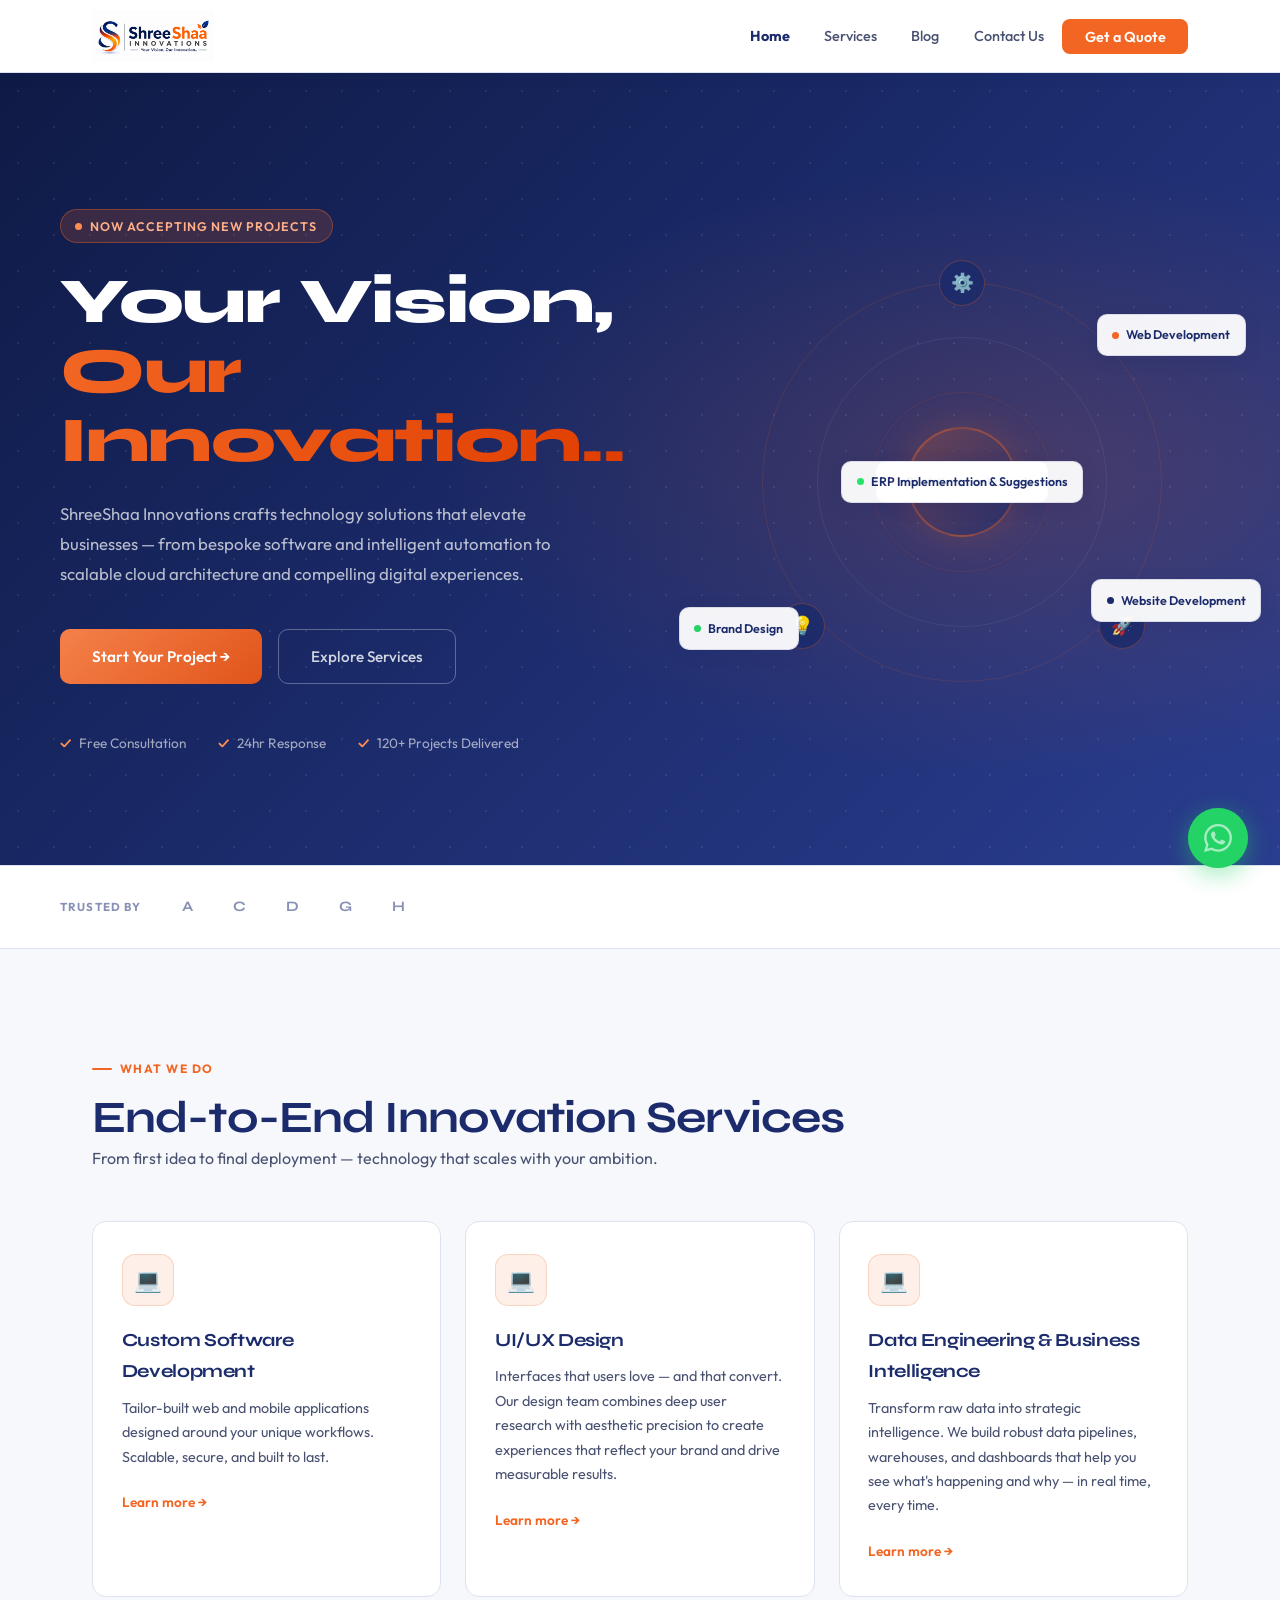
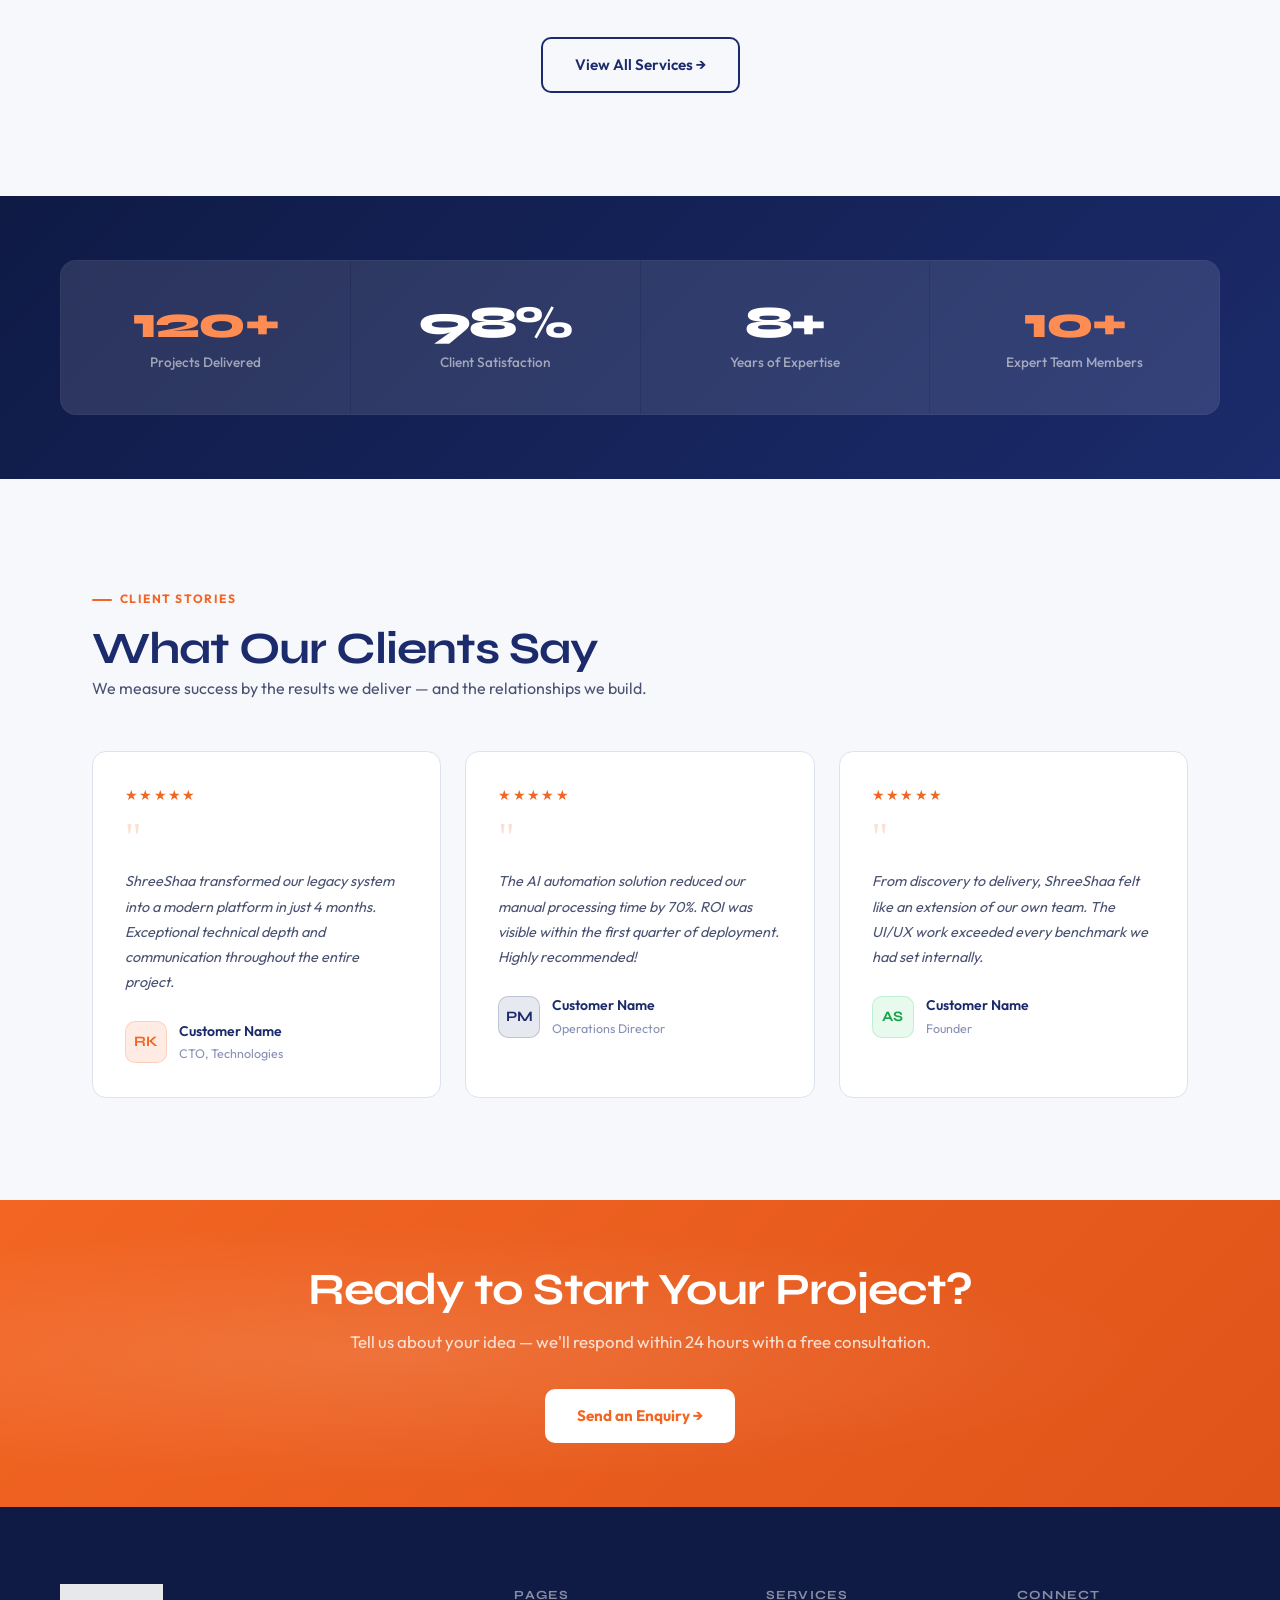
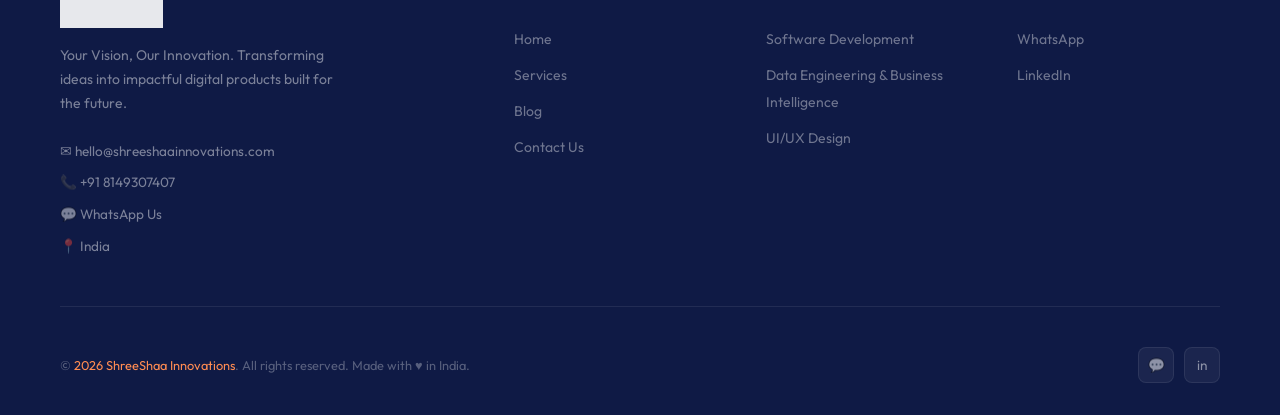
<file: index.html>
<!DOCTYPE html>
<html lang="en">
<head>
  <meta charset="UTF-8">
  <meta name="viewport" content="width=device-width, initial-scale=1.0">
  <title>ShreeShaa Innovations | Your Vision, Our Innovation</title>
  <meta name="description" content="ShreeShaa Innovations delivers cutting-edge technology solutions, software development, AI automation, and digital transformation services.">
  <link rel="canonical" href="https://shreeshaainnovations.com">
  <meta property="og:title" content="ShreeShaa Innovations | Your Vision, Our Innovation">
  <meta property="og:type" content="website">
  <link rel="preconnect" href="https://fonts.googleapis.com">
  <link rel="preconnect" href="https://fonts.gstatic.com" crossorigin>
  <link href="https://fonts.googleapis.com/css2?family=Syne:wght@400;600;700;800&family=Outfit:wght@300;400;500;600&display=swap" rel="stylesheet">
  <link rel="stylesheet" href="css/style.css">
</head>
<body>
<a class="skip-link" href="#main-content">Skip to main content</a>

<!-- WhatsApp Float -->
<a href="https://wa.me/918149307407?text=Hello%20ShreeShaa%20Innovations%2C%20I%20would%20like%20to%20enquire%20about%20your%20services."
   class="whatsapp-float" target="_blank" rel="noopener" aria-label="Chat on WhatsApp">
  <div class="wa-pulse"></div>
  <svg viewBox="0 0 24 24" fill="currentColor" width="28" height="28"><path d="M17.472 14.382c-.297-.149-1.758-.867-2.03-.967-.273-.099-.471-.148-.67.15-.197.297-.767.966-.94 1.164-.173.199-.347.223-.644.075-.297-.15-1.255-.463-2.39-1.475-.883-.788-1.48-1.761-1.653-2.059-.173-.297-.018-.458.13-.606.134-.133.298-.347.446-.52.149-.174.198-.298.298-.497.099-.198.05-.371-.025-.52-.075-.149-.669-1.612-.916-2.207-.242-.579-.487-.5-.669-.51-.173-.008-.371-.01-.57-.01-.198 0-.52.074-.792.372-.272.297-1.04 1.016-1.04 2.479 0 1.462 1.065 2.875 1.213 3.074.149.198 2.096 3.2 5.077 4.487.709.306 1.262.489 1.694.625.712.227 1.36.195 1.871.118.571-.085 1.758-.719 2.006-1.413.248-.694.248-1.289.173-1.413-.074-.124-.272-.198-.57-.347m-5.421 7.403h-.004a9.87 9.87 0 01-5.031-1.378l-.361-.214-3.741.982.998-3.648-.235-.374a9.86 9.86 0 01-1.51-5.26c.001-5.45 4.436-9.884 9.888-9.884 2.64 0 5.122 1.03 6.988 2.898a9.825 9.825 0 012.893 6.994c-.003 5.45-4.437 9.884-9.885 9.884m8.413-18.297A11.815 11.815 0 0012.05 0C5.495 0 .16 5.335.157 11.892c0 2.096.547 4.142 1.588 5.945L.057 24l6.305-1.654a11.882 11.882 0 005.683 1.448h.005c6.554 0 11.89-5.335 11.893-11.893a11.821 11.821 0 00-3.48-8.413z"/></svg>
  <span class="wa-tooltip">Chat on WhatsApp</span>
</a>

<!-- HEADER -->
<header id="mainHeader">
  <nav aria-label="Main navigation">
    <a href="index.html" class="logo-wrap" aria-label="ShreeShaa Innovations Home">
      <img src="images/logo.png" alt="ShreeShaa Innovations Logo" height="52">
    </a>
    <ul class="nav-links" role="list">
      <li><a href="index.html" class="nav-active">Home</a></li>
      <li><a href="services.html">Services</a></li>
      <li><a href="blog.html">Blog</a></li>
      <li><a href="contact.html">Contact Us</a></li>
      <li><a href="contact.html#enquiry" class="nav-cta">Get a Quote</a></li>
    </ul>
    <button class="hamburger" id="hamburger" aria-label="Toggle menu" aria-expanded="false">
      <span></span><span></span><span></span>
    </button>
  </nav>
  <div class="mobile-menu" id="mobileMenu">
    <ul>
      <li><a href="index.html">Home</a></li>
      <li><a href="services.html">Services</a></li>
      <li><a href="blog.html">Blog</a></li>
      <li><a href="contact.html">Contact Us</a></li>
      <li><a href="contact.html#enquiry" class="mobile-cta">Get a Quote</a></li>
    </ul>
  </div>
</header>

<main id="main-content">

  <!-- HERO -->
  <section class="hero" aria-labelledby="hero-heading">
    <div class="hero-inner">
      <div class="hero-text">
        <span class="hero-badge">Now Accepting New Projects</span>
        <h1 id="hero-heading">
          <span class="line">Your Vision,</span>
          <span class="line highlight">Our Innovation..</span>
        </h1>
        <p class="hero-desc">ShreeShaa Innovations crafts technology solutions that elevate businesses — from bespoke software and intelligent automation to scalable cloud architecture and compelling digital experiences.</p>
        <div class="hero-actions">
          <a href="contact.html#enquiry" class="btn-primary">Start Your Project →</a>
          <a href="services.html" class="btn-ghost" style="border-color:rgba(255,255,255,0.3);color:rgba(255,255,255,0.8);">Explore Services</a>
        </div>
        <div class="hero-tagline">
          <span class="hero-tagline-item">Free Consultation</span>
          <span class="hero-tagline-item">24hr Response</span>
          <span class="hero-tagline-item">120+ Projects Delivered</span>
        </div>
      </div>
      <div class="hero-visual" aria-hidden="true">
        <div class="orbit-container">
          <div class="orbit-ring">
            <div class="orbit-dot od1">⚙️</div>
            <div class="orbit-dot od2">🚀</div>
            <div class="orbit-dot od3">💡</div>
          </div>
          <div class="orbit-ring"></div>
          <div class="orbit-ring"></div>
          <div class="orbit-core"><img src="images/logo.png" alt="ShreeShaa"></div>
        </div>
        <div class="float-card fc1"><span class="dot" style="background:#F26522"></span>Web Development</div>
        <div class="float-card fc2"><span class="dot" style="background:#1B2B6B"></span>Website Development</div>
        <div class="float-card fc3"><span class="dot" style="background:#25D366"></span>Brand Design</div>
        <div class="float-card fc4"><span class="dot" style="background:#F26300"></span>Real-time Dashboards</div>
        <div class="float-card fc5"><span class="dot" style="background:#25E366"></span>ERP Implementation & Suggestions</div>
      </div>
    </div>
  </section>

  <!-- TRUSTED BY -->
  <div class="trusted">
    <div class="trusted-inner">
      <span class="trusted-label">Trusted by</span>
      <div class="trusted-logos">
        <span class="trusted-logo">A</span>
        <span class="trusted-logo">C</span>
        <span class="trusted-logo">D</span>
        <span class="trusted-logo">G</span>
        <span class="trusted-logo">H</span>
      </div>
    </div>
  </div>

  <!-- SERVICES PREVIEW -->
  <section class="section-pad" aria-labelledby="services-heading">
    <div class="section-head reveal">
      <span class="eyebrow">What We Do</span>
      <h2 id="services-heading">End-to-End Innovation Services</h2>
      <p class="section-sub">From first idea to final deployment — technology that scales with your ambition.</p>
    </div>
    <div class="services-grid reveal">
      <article class="service-card">
        <div class="service-icon si-orange">💻</div>
        <h3>Custom Software Development</h3>
        <p>Tailor-built web and mobile applications designed around your unique workflows. Scalable, secure, and built to last.</p>
        <a href="services.html" class="card-link">Learn more →</a>
      </article>
      <article class="service-card">
        <div class="service-icon si-orange">💻</div>
        <h3>UI/UX Design</h3>
        <p>Interfaces that users love — and that convert. Our design team combines deep user research with aesthetic precision to create experiences that reflect your brand and drive measurable results.</p>
        <a href="services.html" class="card-link">Learn more →</a>
      </article>
       <article class="service-card">
        <div class="service-icon si-orange">💻</div>
        <h3>Data Engineering & Business Intelligence</h3>
        <p>Transform raw data into strategic intelligence. We build robust data pipelines, warehouses, and dashboards that help you see what's happening and why — in real time, every time.</p>
        <a href="services.html" class="card-link">Learn more →</a>
      </article>
    </div>
    <div style="text-align:center;margin-top:2.5rem;" class="reveal">
      <a href="services.html" class="btn-outline">View All Services →</a>
    </div>
  </section>

  <!-- STATS -->
  <section class="stats-section reveal">
    <div class="stats-grid-4">
      <div class="stat-cell"><div class="stat-num sn-orange">120+</div><div class="stat-desc">Projects Delivered</div></div>
      <div class="stat-cell"><div class="stat-num sn-white">98%</div><div class="stat-desc">Client Satisfaction</div></div>
      <div class="stat-cell"><div class="stat-num sn-white">8+</div><div class="stat-desc">Years of Expertise</div></div>
      <div class="stat-cell"><div class="stat-num sn-orange">10+</div><div class="stat-desc">Expert Team Members</div></div>
    </div>
  </section>

  <!-- TESTIMONIALS -->
  <section class="section-pad" aria-labelledby="testimonials-heading">
    <div class="section-head reveal">
      <span class="eyebrow">Client Stories</span>
      <h2 id="testimonials-heading">What Our Clients Say</h2>
      <p class="section-sub">We measure success by the results we deliver — and the relationships we build.</p>
    </div>
    <div class="testimonials-grid reveal">
      <article class="testimonial-card">
        <div class="stars">★★★★★</div>
        <span class="quote-icon">"</span>
        <p class="testimonial-text">ShreeShaa transformed our legacy system into a modern platform in just 4 months. Exceptional technical depth and communication throughout the entire project.</p>
        <div class="testimonial-author">
          <div class="author-avatar av1">RK</div>
          <div><div class="author-name">Customer Name</div><div class="author-role">CTO,  Technologies</div></div>
        </div>
      </article>
      <article class="testimonial-card">
        <div class="stars">★★★★★</div>
        <span class="quote-icon">"</span>
        <p class="testimonial-text">The AI automation solution reduced our manual processing time by 70%. ROI was visible within the first quarter of deployment. Highly recommended!</p>
        <div class="testimonial-author">
          <div class="author-avatar av2">PM</div>
          <div><div class="author-name">Customer Name</div><div class="author-role">Operations Director</div></div>
        </div>
      </article>
      <article class="testimonial-card">
        <div class="stars">★★★★★</div>
        <span class="quote-icon">"</span>
        <p class="testimonial-text">From discovery to delivery, ShreeShaa felt like an extension of our own team. The UI/UX work exceeded every benchmark we had set internally.</p>
        <div class="testimonial-author">
          <div class="author-avatar av3">AS</div>
          <div><div class="author-name">Customer Name</div><div class="author-role">Founder</div></div>
        </div>
      </article>
    </div>
  </section>

  <!-- CTA BAND -->
  <section class="cta-band reveal">
    <div class="cta-band-inner">
      <h2>Ready to Start Your Project?</h2>
      <p>Tell us about your idea — we'll respond within 24 hours with a free consultation.</p>
      <a href="contact.html#enquiry" class="btn-white">Send an Enquiry →</a>
    </div>
  </section>

</main>

<footer>
  <div class="footer-inner">
    <div class="footer-top">
      <div>
        <div class="logo-wrap-footer"><img src="images/logo.png" alt="ShreeShaa Innovations"></div>
        <p class="footer-brand-desc">Your Vision, Our Innovation. Transforming ideas into impactful digital products built for the future.</p>
        <div class="footer-contact">
          <a href="mailto:hello@shreeshaainnovations.com">✉ hello@shreeshaainnovations.com</a>
          <a href="tel:+918149307407">📞 +91 8149307407</a>
          <a href="https://wa.me/918149307407" target="_blank">💬 WhatsApp Us</a>
          <a href="#">📍 India</a>
        </div>
      </div>
      <div class="footer-col">
        <h5>Pages</h5>
        <ul>
          <li><a href="index.html">Home</a></li>
          <li><a href="services.html">Services</a></li>
          <li><a href="blog.html">Blog</a></li>
          <li><a href="contact.html">Contact Us</a></li>
        </ul>
      </div>
      <div class="footer-col">
        <h5>Services</h5>
        <ul>
          <li><a href="services.html">Software Development</a></li>
          <li><a href="services.html">Data Engineering & Business Intelligence</a></li>
          <li><a href="services.html">UI/UX Design</a></li>
          
        </ul>
      </div>
      <div class="footer-col">
        <h5>Connect</h5>
        <ul>
          <li><a href="https://wa.me/918149307407" target="_blank">WhatsApp</a></li>
          <li><a href="#">LinkedIn</a></li>
        </ul>
      </div>
    </div>
    <div class="footer-bottom">
      <p>© <span class="year"></span> <span>ShreeShaa Innovations</span>. All rights reserved. Made with ♥ in India.</p>
      <div class="footer-socials">
        <a href="https://wa.me/918149307407" class="social-btn" target="_blank" aria-label="WhatsApp">💬</a>
        <a href="#" class="social-btn" aria-label="LinkedIn">in</a>
      </div>
    </div>
  </div>
</footer>
<script src="js/main.js"></script>
</body>
</html>
</file>
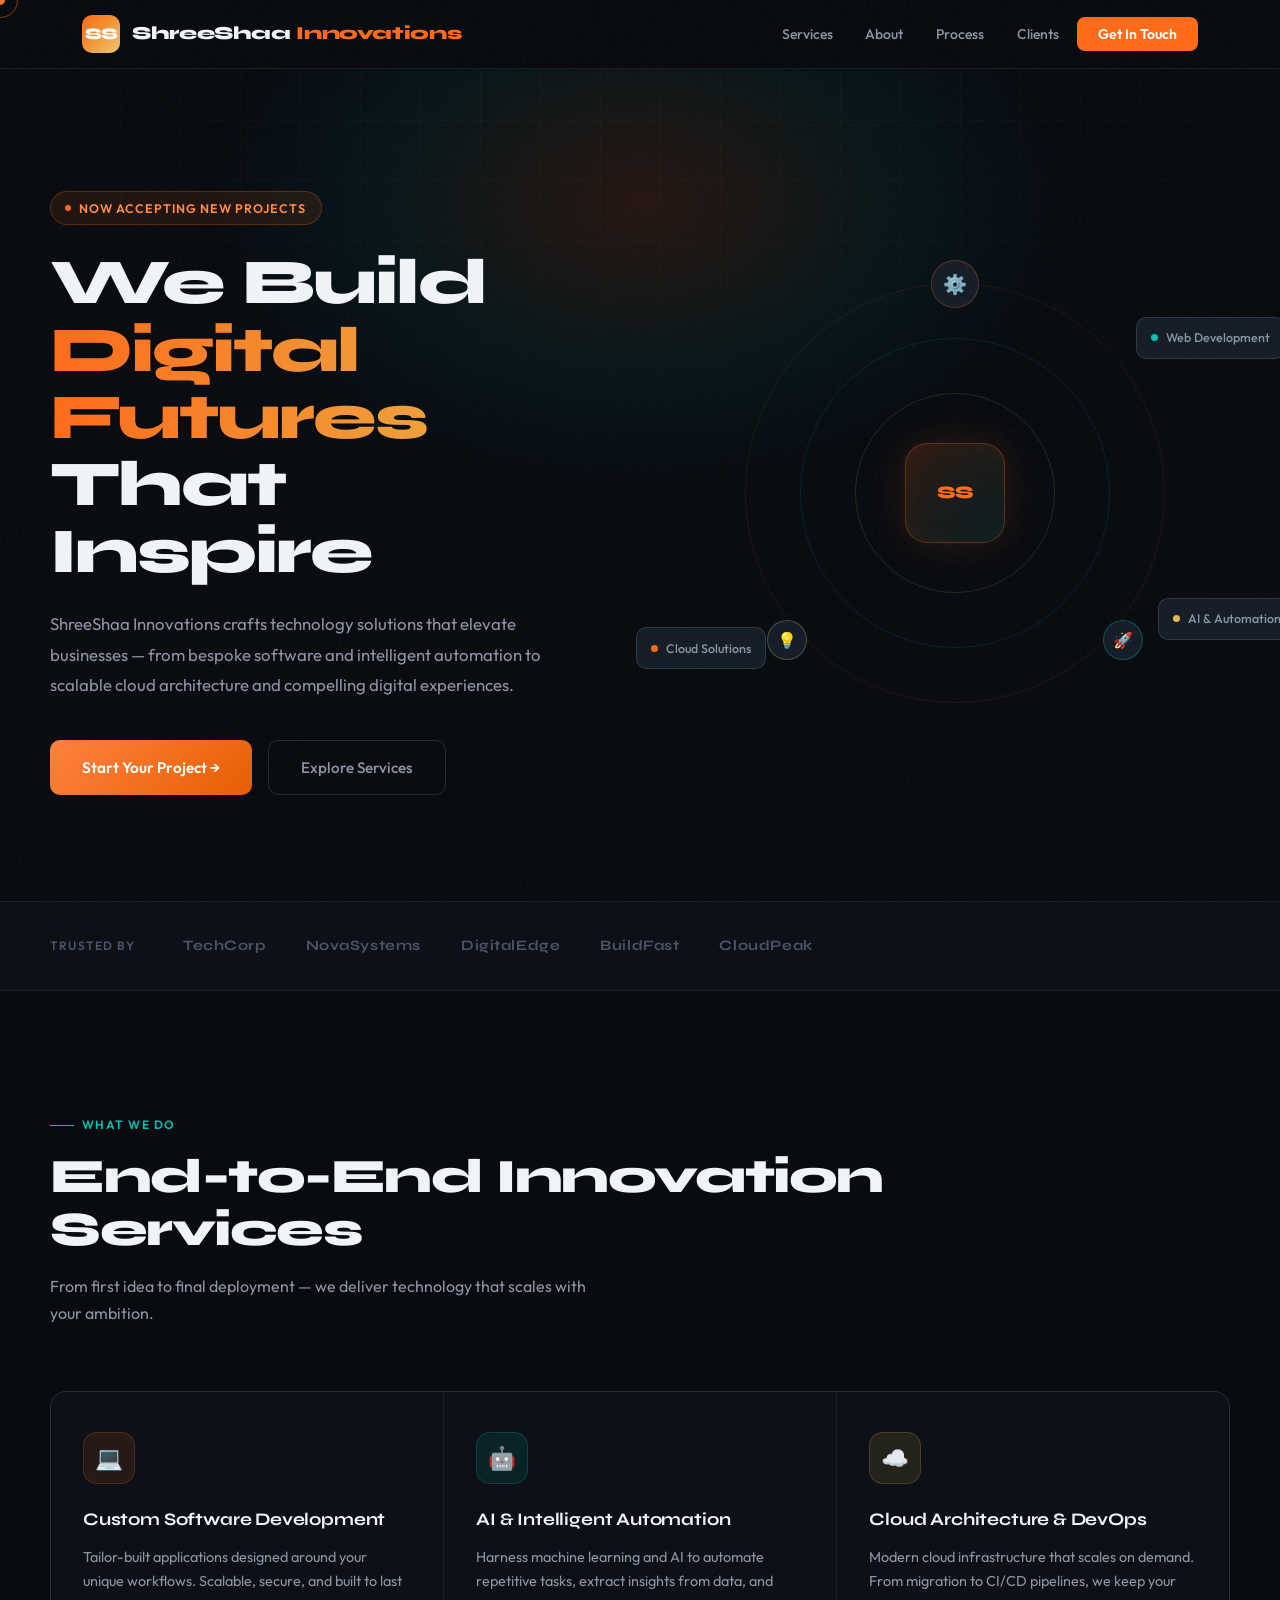
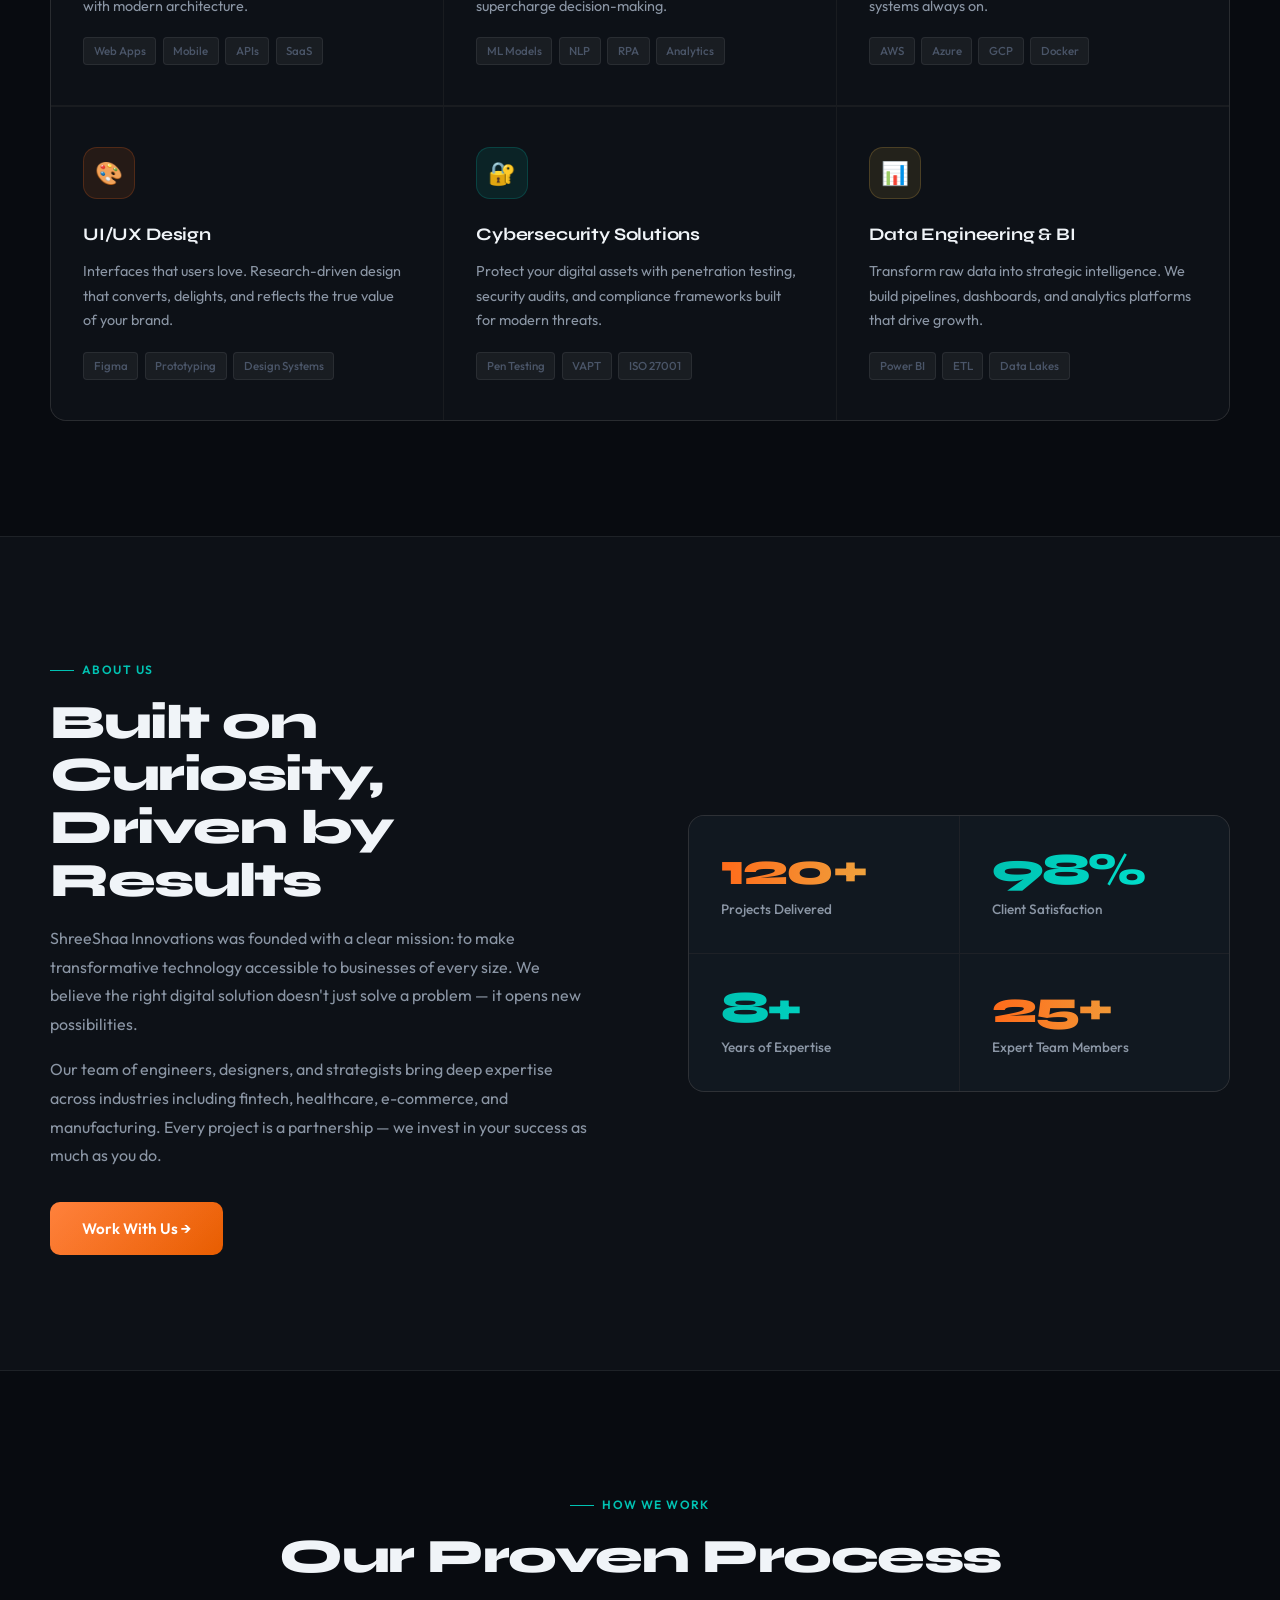
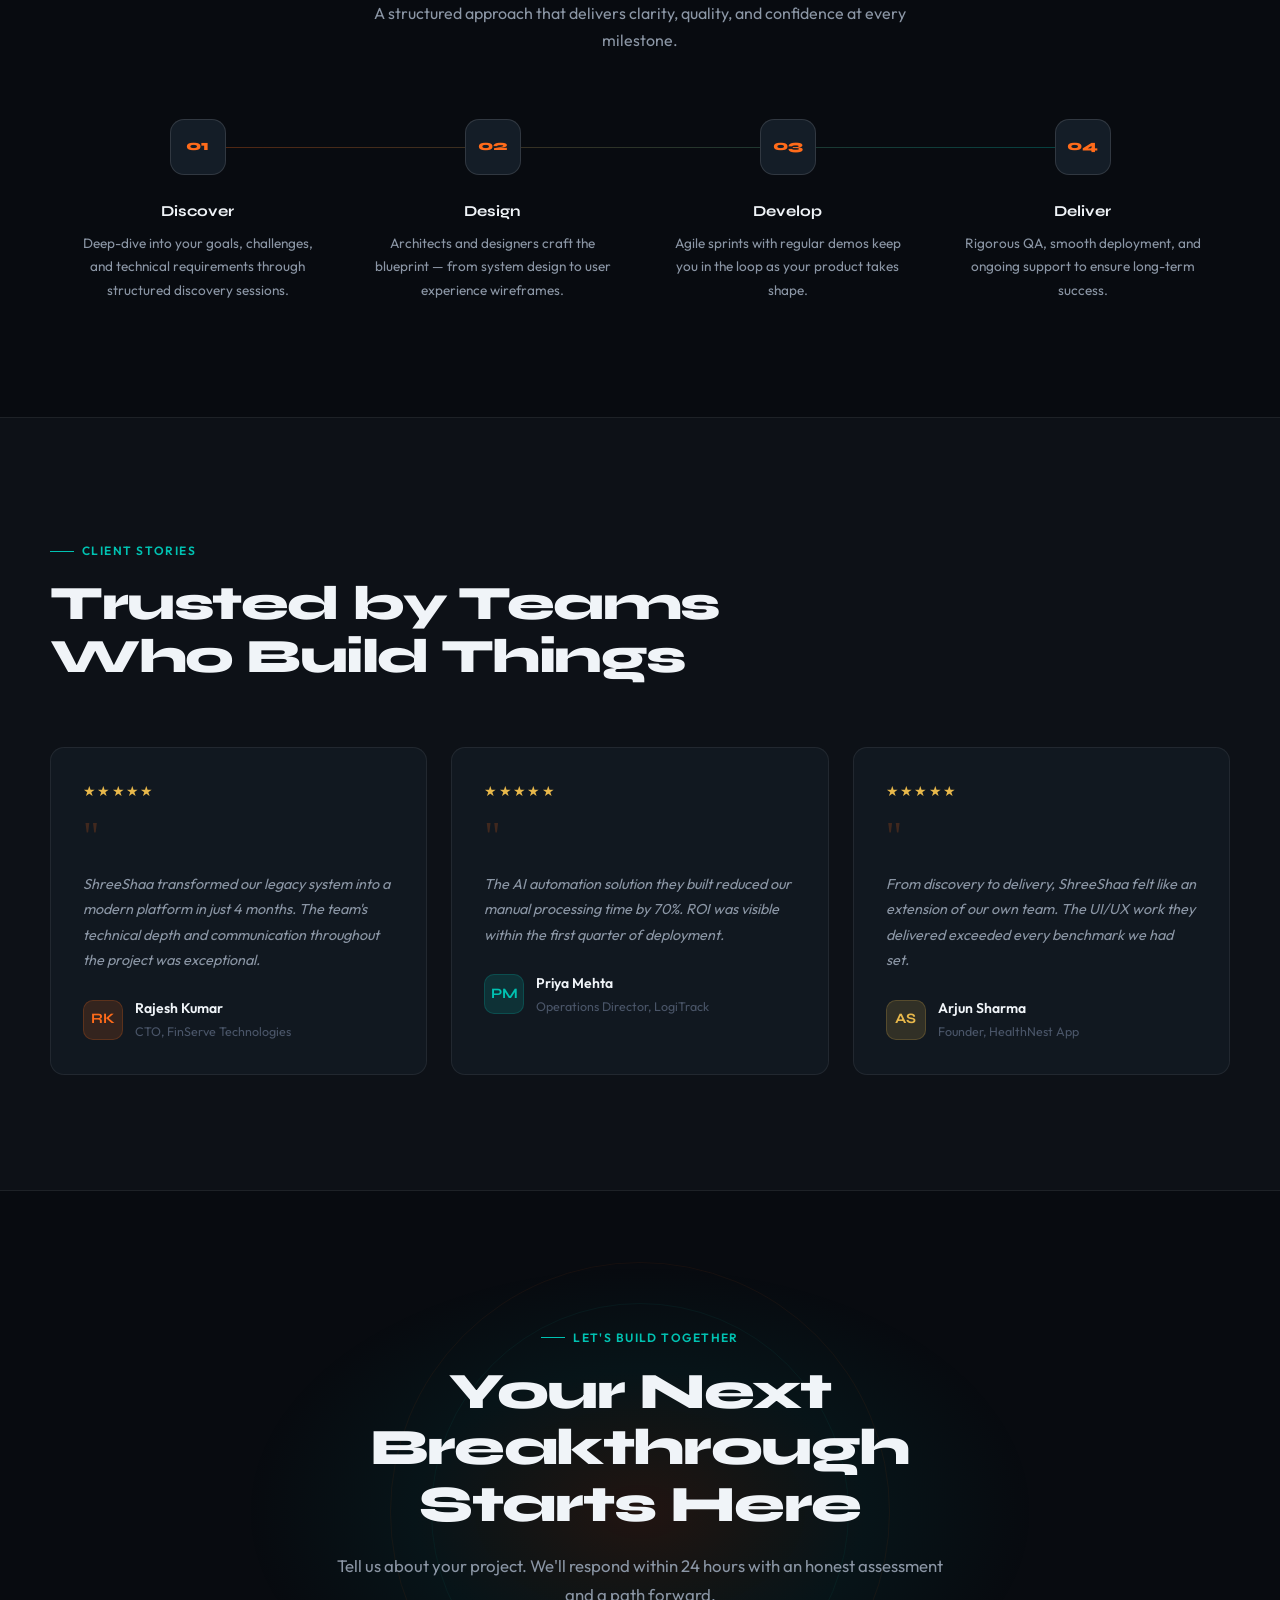
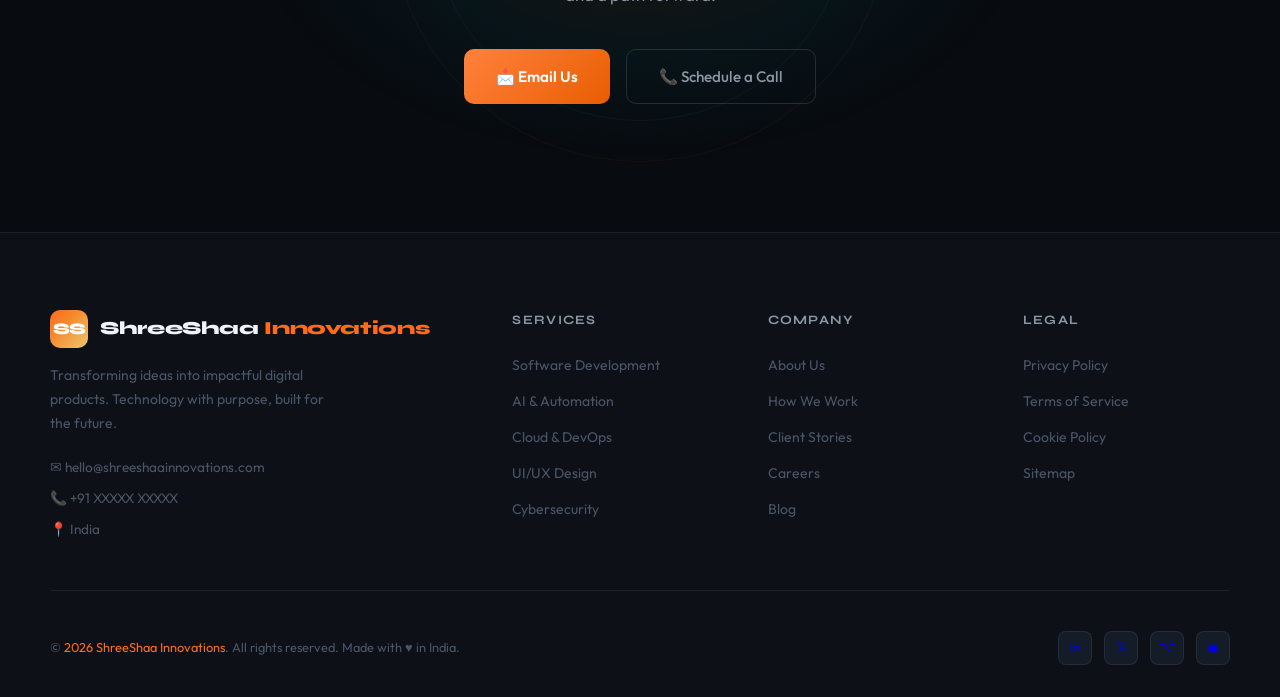
<file: Index.html>
<!DOCTYPE html>
<html lang="en">
<head>
  <meta charset="UTF-8">
  <meta name="viewport" content="width=device-width, initial-scale=1.0">
  <title>ShreeShaa Innovations | Transforming Ideas Into Reality</title>
  <meta name="description" content="ShreeShaa Innovations delivers cutting-edge technology solutions, software development, and digital transformation services to businesses worldwide.">
  <meta name="robots" content="index, follow">
  <link rel="canonical" href="https://shreeshaainnovations.com">
  <meta property="og:title" content="ShreeShaa Innovations | Transforming Ideas Into Reality">
  <meta property="og:description" content="Cutting-edge technology solutions and digital transformation services.">
  <meta property="og:type" content="website">
  <meta property="og:url" content="https://shreeshaainnovations.com">

  <link rel="preconnect" href="https://fonts.googleapis.com">
  <link rel="preconnect" href="https://fonts.gstatic.com" crossorigin>
  <link href="https://fonts.googleapis.com/css2?family=Syne:wght@400;600;700;800&family=Outfit:wght@300;400;500;600&display=swap" rel="stylesheet">

  <script type="application/ld+json">
  {
    "@context": "https://schema.org",
    "@type": "Organization",
    "name": "ShreeShaa Innovations",
    "url": "https://shreeshaainnovations.com",
    "description": "Technology solutions and digital transformation services",
    "contactPoint": { "@type": "ContactPoint", "contactType": "customer service", "email": "hello@shreeshaainnovations.com" }
  }
  </script>

  <style>
    /* ============================
       DESIGN SYSTEM
    ============================ */
    :root {
      --bg:        #080b10;
      --bg2:       #0d1117;
      --bg3:       #111820;
      --surface:   #141d27;
      --border:    rgba(255,255,255,0.07);
      --border2:   rgba(255,255,255,0.12);

      --saffron:   #FF6B1A;
      --saffron2:  #FF8C42;
      --teal:      #00C2B2;
      --teal2:     #00E5D1;
      --gold:      #E8B84B;

      --text:      #F0F4F8;
      --text2:     #8B96A5;
      --text3:     #4A5568;

      --font-head: 'Syne', sans-serif;
      --font-body: 'Outfit', sans-serif;
      --max-w:     1180px;
    }

    *, *::before, *::after { box-sizing: border-box; margin: 0; padding: 0; }
    html { scroll-behavior: smooth; }

    body {
      font-family: var(--font-body);
      background: var(--bg);
      color: var(--text);
      line-height: 1.7;
      -webkit-font-smoothing: antialiased;
      overflow-x: hidden;
      cursor: none;
    }

    /* ============================
       CUSTOM CURSOR
    ============================ */
    .cursor {
      width: 10px; height: 10px;
      background: var(--saffron);
      border-radius: 50%;
      position: fixed;
      top: 0; left: 0;
      pointer-events: none;
      z-index: 9999;
      transform: translate(-50%, -50%);
      transition: transform 0.1s, width 0.2s, height 0.2s, background 0.2s;
      mix-blend-mode: screen;
    }
    .cursor-ring {
      width: 36px; height: 36px;
      border: 1.5px solid rgba(255,107,26,0.5);
      border-radius: 50%;
      position: fixed;
      top: 0; left: 0;
      pointer-events: none;
      z-index: 9998;
      transform: translate(-50%, -50%);
      transition: transform 0.12s ease, width 0.25s, height 0.25s, border-color 0.25s;
    }
    body:hover .cursor-ring { border-color: rgba(255,107,26,0.4); }

    /* ============================
       SKIP LINK
    ============================ */
    .skip-link {
      position: absolute; top: -999px; left: 1rem;
      background: var(--saffron); color: #fff;
      padding: 0.5rem 1rem; border-radius: 0 0 6px 6px;
      font-size: 0.85rem; z-index: 9999;
    }
    .skip-link:focus { top: 0; }

    /* ============================
       NOISE OVERLAY
    ============================ */
    body::before {
      content: '';
      position: fixed; inset: 0;
      background-image: url("data:image/svg+xml,%3Csvg viewBox='0 0 256 256' xmlns='http://www.w3.org/2000/svg'%3E%3Cfilter id='noise'%3E%3CfeTurbulence type='fractalNoise' baseFrequency='0.9' numOctaves='4' stitchTiles='stitch'/%3E%3C/filter%3E%3Crect width='100%25' height='100%25' filter='url(%23noise)' opacity='1'/%3E%3C/svg%3E");
      opacity: 0.025;
      pointer-events: none;
      z-index: 1000;
    }

    /* ============================
       ANIMATED BG GRID
    ============================ */
    .grid-bg {
      position: fixed; inset: 0; z-index: 0;
      background-image:
        linear-gradient(rgba(255,107,26,0.04) 1px, transparent 1px),
        linear-gradient(90deg, rgba(255,107,26,0.04) 1px, transparent 1px);
      background-size: 60px 60px;
      mask-image: radial-gradient(ellipse 80% 60% at 50% 0%, black 30%, transparent 100%);
      pointer-events: none;
    }

    /* ============================
       NAV
    ============================ */
    header {
      position: sticky; top: 0; z-index: 500;
      border-bottom: 1px solid var(--border);
      background: rgba(8, 11, 16, 0.85);
      backdrop-filter: blur(20px);
    }

    nav {
      max-width: var(--max-w);
      margin: 0 auto;
      padding: 0 2rem;
      height: 68px;
      display: flex;
      align-items: center;
      justify-content: space-between;
      gap: 2rem;
    }

    .logo-wrap {
      display: flex; align-items: center; gap: 0.75rem;
      text-decoration: none;
    }

    .logo-icon {
      width: 38px; height: 38px;
      background: linear-gradient(135deg, var(--saffron), var(--gold));
      border-radius: 10px;
      display: flex; align-items: center; justify-content: center;
      font-size: 1rem;
      font-weight: 800;
      color: #fff;
      font-family: var(--font-head);
      letter-spacing: -0.05em;
      position: relative;
      overflow: hidden;
    }

    .logo-icon::after {
      content: '';
      position: absolute; inset: 0;
      background: linear-gradient(135deg, transparent 40%, rgba(255,255,255,0.2));
    }

    .logo-text {
      font-family: var(--font-head);
      font-size: 1.15rem;
      font-weight: 800;
      color: var(--text);
      letter-spacing: -0.02em;
    }

    .logo-text span { color: var(--saffron); }

    .nav-links {
      display: flex; align-items: center; gap: 0.25rem;
      list-style: none;
    }

    .nav-links a {
      color: var(--text2);
      text-decoration: none;
      font-size: 0.875rem;
      font-weight: 500;
      padding: 0.45rem 0.9rem;
      border-radius: 6px;
      transition: color 0.2s, background 0.2s;
    }

    .nav-links a:hover { color: var(--text); background: rgba(255,255,255,0.05); }

    .nav-cta {
      background: var(--saffron) !important;
      color: #fff !important;
      font-weight: 600 !important;
      padding: 0.5rem 1.3rem !important;
      border-radius: 8px !important;
      transition: transform 0.15s, box-shadow 0.2s, background 0.2s !important;
    }

    .nav-cta:hover {
      background: var(--saffron2) !important;
      transform: translateY(-1px) !important;
      box-shadow: 0 6px 20px rgba(255,107,26,0.35) !important;
    }

    /* ============================
       HERO
    ============================ */
    .hero {
      position: relative;
      min-height: calc(100vh - 68px);
      display: flex; align-items: center;
      padding: 6rem 2rem 5rem;
      overflow: hidden;
    }

    /* Radial glow */
    .hero::before {
      content: '';
      position: absolute;
      top: -20%; left: 50%;
      transform: translateX(-50%);
      width: 900px; height: 600px;
      background: radial-gradient(ellipse, rgba(255,107,26,0.12) 0%, rgba(0,194,178,0.06) 40%, transparent 70%);
      pointer-events: none;
    }

    .hero-inner {
      max-width: var(--max-w);
      margin: 0 auto;
      display: grid;
      grid-template-columns: 1fr 1fr;
      gap: 5rem;
      align-items: center;
      position: relative; z-index: 1;
    }

    .hero-badge {
      display: inline-flex; align-items: center; gap: 0.5rem;
      background: rgba(255,107,26,0.1);
      border: 1px solid rgba(255,107,26,0.25);
      color: var(--saffron2);
      font-size: 0.78rem;
      font-weight: 600;
      letter-spacing: 0.08em;
      text-transform: uppercase;
      padding: 0.35rem 0.9rem;
      border-radius: 100px;
      margin-bottom: 1.5rem;
      animation: fadeUp 0.6s ease both;
    }

    .hero-badge::before {
      content: '';
      width: 6px; height: 6px;
      background: var(--saffron);
      border-radius: 50%;
      animation: pulse 2s infinite;
    }

    @keyframes pulse {
      0%, 100% { opacity: 1; transform: scale(1); }
      50% { opacity: 0.5; transform: scale(1.4); }
    }

    h1 {
      font-family: var(--font-head);
      font-size: clamp(2.8rem, 5vw, 4.2rem);
      font-weight: 800;
      line-height: 1.05;
      letter-spacing: -0.03em;
      margin-bottom: 1.5rem;
      animation: fadeUp 0.6s 0.1s ease both;
    }

    h1 .line { display: block; }
    h1 .highlight {
      background: linear-gradient(90deg, var(--saffron), var(--gold));
      -webkit-background-clip: text;
      -webkit-text-fill-color: transparent;
      background-clip: text;
    }

    .hero-desc {
      color: var(--text2);
      font-size: 1.05rem;
      font-weight: 400;
      max-width: 46ch;
      margin-bottom: 2.5rem;
      line-height: 1.8;
      animation: fadeUp 0.6s 0.2s ease both;
    }

    .hero-actions {
      display: flex; gap: 1rem; flex-wrap: wrap;
      animation: fadeUp 0.6s 0.3s ease both;
    }

    .btn-primary {
      background: linear-gradient(135deg, var(--saffron), #E85D00);
      color: #fff;
      font-family: var(--font-body);
      font-size: 0.95rem;
      font-weight: 600;
      padding: 0.85rem 2rem;
      border-radius: 10px;
      border: none;
      cursor: pointer;
      text-decoration: none;
      display: inline-flex; align-items: center; gap: 0.5rem;
      transition: transform 0.15s, box-shadow 0.2s;
      position: relative; overflow: hidden;
    }

    .btn-primary::after {
      content: '';
      position: absolute; inset: 0;
      background: linear-gradient(135deg, rgba(255,255,255,0.15), transparent);
    }

    .btn-primary:hover {
      transform: translateY(-2px);
      box-shadow: 0 12px 32px rgba(255,107,26,0.4);
    }

    .btn-ghost {
      background: transparent;
      color: var(--text2);
      font-size: 0.95rem;
      font-weight: 500;
      padding: 0.85rem 2rem;
      border-radius: 10px;
      border: 1px solid var(--border2);
      text-decoration: none;
      display: inline-flex; align-items: center; gap: 0.5rem;
      transition: color 0.2s, border-color 0.2s, background 0.2s;
    }

    .btn-ghost:hover {
      color: var(--text);
      border-color: rgba(255,255,255,0.25);
      background: rgba(255,255,255,0.04);
    }

    /* Hero Visual — Geometric Innovation Diagram */
    .hero-visual {
      position: relative;
      display: flex; align-items: center; justify-content: center;
      animation: fadeUp 0.7s 0.4s ease both;
    }

    .orbit-container {
      position: relative;
      width: 420px; height: 420px;
    }

    .orbit-ring {
      position: absolute;
      border-radius: 50%;
      border: 1px solid var(--border);
      top: 50%; left: 50%;
      transform: translate(-50%, -50%);
    }

    .orbit-ring:nth-child(1) {
      width: 420px; height: 420px;
      border-color: rgba(255,107,26,0.1);
      animation: spinSlow 30s linear infinite;
    }

    .orbit-ring:nth-child(2) {
      width: 310px; height: 310px;
      border-color: rgba(0,194,178,0.12);
      animation: spinSlow 20s linear infinite reverse;
    }

    .orbit-ring:nth-child(3) {
      width: 200px; height: 200px;
      border-color: rgba(232,184,75,0.15);
      animation: spinSlow 15s linear infinite;
    }

    @keyframes spinSlow { to { transform: translate(-50%, -50%) rotate(360deg); } }

    /* Orbit dots */
    .orbit-dot {
      position: absolute;
      border-radius: 50%;
      display: flex; align-items: center; justify-content: center;
    }

    .od1 {
      width: 48px; height: 48px;
      background: var(--surface);
      border: 1px solid rgba(255,107,26,0.3);
      top: -24px; left: calc(50% - 24px);
      font-size: 1.2rem;
    }

    .od2 {
      width: 40px; height: 40px;
      background: var(--surface);
      border: 1px solid rgba(0,194,178,0.3);
      bottom: 10%; right: 5%;
      font-size: 1rem;
    }

    .od3 {
      width: 40px; height: 40px;
      background: var(--surface);
      border: 1px solid rgba(232,184,75,0.3);
      bottom: 10%; left: 5%;
      font-size: 1rem;
    }

    /* Center core */
    .orbit-core {
      position: absolute;
      top: 50%; left: 50%;
      transform: translate(-50%, -50%);
      width: 100px; height: 100px;
      background: linear-gradient(135deg, rgba(255,107,26,0.15), rgba(0,194,178,0.1));
      border: 1px solid rgba(255,107,26,0.3);
      border-radius: 22px;
      display: flex; align-items: center; justify-content: center;
      font-family: var(--font-head);
      font-size: 1.1rem;
      font-weight: 800;
      color: var(--saffron);
      letter-spacing: -0.03em;
      box-shadow: 0 0 40px rgba(255,107,26,0.15), inset 0 0 30px rgba(255,107,26,0.05);
    }

    /* Floating tech cards */
    .float-card {
      position: absolute;
      background: var(--surface);
      border: 1px solid var(--border2);
      border-radius: 10px;
      padding: 0.6rem 0.9rem;
      font-size: 0.78rem;
      font-weight: 500;
      color: var(--text2);
      display: flex; align-items: center; gap: 0.45rem;
      backdrop-filter: blur(8px);
    }

    .float-card .dot {
      width: 7px; height: 7px;
      border-radius: 50%;
      flex-shrink: 0;
    }

    .fc1 { top: 8%; right: -10%; animation: float 4s ease-in-out infinite; }
    .fc2 { bottom: 15%; right: -12%; animation: float 4s 1.5s ease-in-out infinite; }
    .fc3 { bottom: 8%; left: -8%; animation: float 4s 0.8s ease-in-out infinite; }

    @keyframes float {
      0%, 100% { transform: translateY(0px); }
      50% { transform: translateY(-10px); }
    }

    /* ============================
       TRUSTED BY
    ============================ */
    .trusted {
      border-top: 1px solid var(--border);
      border-bottom: 1px solid var(--border);
      padding: 2rem 2rem;
      background: var(--bg2);
    }

    .trusted-inner {
      max-width: var(--max-w);
      margin: 0 auto;
      display: flex; align-items: center; gap: 3rem;
      flex-wrap: wrap;
    }

    .trusted-label {
      font-size: 0.75rem;
      font-weight: 600;
      letter-spacing: 0.1em;
      text-transform: uppercase;
      color: var(--text3);
      white-space: nowrap;
    }

    .trusted-logos {
      display: flex; align-items: center; gap: 2.5rem; flex-wrap: wrap;
    }

    .trusted-logo {
      font-family: var(--font-head);
      font-size: 0.9rem;
      font-weight: 700;
      color: var(--text3);
      letter-spacing: 0.04em;
      transition: color 0.2s;
    }

    .trusted-logo:hover { color: var(--text2); }

    /* ============================
       SERVICES
    ============================ */
    .services {
      padding: clamp(5rem, 9vw, 8rem) 2rem;
      position: relative;
    }

    .section-head {
      max-width: var(--max-w);
      margin: 0 auto 4rem;
    }

    .eyebrow {
      display: inline-flex; align-items: center; gap: 0.5rem;
      font-size: 0.75rem; font-weight: 600;
      letter-spacing: 0.12em; text-transform: uppercase;
      color: var(--teal);
      margin-bottom: 1rem;
    }

    .eyebrow::before {
      content: '';
      width: 24px; height: 1px;
      background: var(--teal);
    }

    h2 {
      font-family: var(--font-head);
      font-size: clamp(2rem, 4vw, 3rem);
      font-weight: 800;
      letter-spacing: -0.03em;
      line-height: 1.1;
      margin-bottom: 1rem;
      color: var(--text);
    }

    .section-sub {
      color: var(--text2);
      font-size: 1rem;
      max-width: 50ch;
    }

    .services-grid {
      max-width: var(--max-w);
      margin: 0 auto;
      display: grid;
      grid-template-columns: repeat(3, 1fr);
      gap: 1.5px;
      background: var(--border);
      border-radius: 16px;
      overflow: hidden;
      border: 1px solid var(--border);
    }

    .service-card {
      background: var(--bg2);
      padding: 2.5rem 2rem;
      position: relative;
      overflow: hidden;
      transition: background 0.3s;
    }

    .service-card::before {
      content: '';
      position: absolute;
      top: 0; left: 0; right: 0;
      height: 2px;
      background: linear-gradient(90deg, var(--saffron), var(--teal));
      opacity: 0;
      transition: opacity 0.3s;
    }

    .service-card:hover { background: var(--surface); }
    .service-card:hover::before { opacity: 1; }

    .service-icon {
      width: 52px; height: 52px;
      border-radius: 14px;
      display: flex; align-items: center; justify-content: center;
      font-size: 1.4rem;
      margin-bottom: 1.3rem;
    }

    .si-orange { background: rgba(255,107,26,0.1); border: 1px solid rgba(255,107,26,0.2); }
    .si-teal   { background: rgba(0,194,178,0.1); border: 1px solid rgba(0,194,178,0.2); }
    .si-gold   { background: rgba(232,184,75,0.1); border: 1px solid rgba(232,184,75,0.2); }

    h3 {
      font-family: var(--font-head);
      font-size: 1.1rem;
      font-weight: 700;
      margin-bottom: 0.6rem;
      color: var(--text);
      letter-spacing: -0.01em;
    }

    .service-card p {
      color: var(--text2);
      font-size: 0.9rem;
      line-height: 1.7;
      margin-bottom: 1.2rem;
    }

    .service-tags {
      display: flex; flex-wrap: wrap; gap: 0.4rem;
    }

    .tag {
      font-size: 0.72rem;
      font-weight: 500;
      padding: 0.2rem 0.6rem;
      border-radius: 4px;
      background: rgba(255,255,255,0.05);
      color: var(--text3);
      border: 1px solid var(--border);
    }

    /* ============================
       ABOUT / STATS
    ============================ */
    .about {
      padding: clamp(5rem, 9vw, 8rem) 2rem;
      background: var(--bg2);
      border-top: 1px solid var(--border);
      border-bottom: 1px solid var(--border);
    }

    .about-inner {
      max-width: var(--max-w);
      margin: 0 auto;
      display: grid;
      grid-template-columns: 1fr 1fr;
      gap: 6rem;
      align-items: center;
    }

    .about-content p {
      color: var(--text2);
      margin-bottom: 1rem;
      line-height: 1.8;
    }

    .about-actions { margin-top: 2rem; }

    .stats-grid {
      display: grid;
      grid-template-columns: 1fr 1fr;
      gap: 1px;
      background: var(--border);
      border-radius: 16px;
      overflow: hidden;
      border: 1px solid var(--border);
    }

    .stat-cell {
      background: var(--bg3);
      padding: 2rem;
      transition: background 0.2s;
    }

    .stat-cell:hover { background: var(--surface); }

    .stat-num {
      font-family: var(--font-head);
      font-size: 2.8rem;
      font-weight: 800;
      line-height: 1;
      margin-bottom: 0.3rem;
      letter-spacing: -0.04em;
    }

    .sn-orange { background: linear-gradient(90deg, var(--saffron), var(--gold)); -webkit-background-clip: text; -webkit-text-fill-color: transparent; background-clip: text; }
    .sn-teal   { background: linear-gradient(90deg, var(--teal), var(--teal2)); -webkit-background-clip: text; -webkit-text-fill-color: transparent; background-clip: text; }

    .stat-desc {
      font-size: 0.85rem;
      color: var(--text2);
      font-weight: 500;
    }

    /* ============================
       PROCESS
    ============================ */
    .process {
      padding: clamp(5rem, 9vw, 8rem) 2rem;
    }

    .process-steps {
      max-width: var(--max-w);
      margin: 4rem auto 0;
      display: grid;
      grid-template-columns: repeat(4, 1fr);
      gap: 0;
      position: relative;
    }

    .process-steps::before {
      content: '';
      position: absolute;
      top: 28px; left: calc(12.5% + 20px); right: calc(12.5% + 20px);
      height: 1px;
      background: linear-gradient(90deg, var(--saffron), var(--teal));
      opacity: 0.3;
    }

    .process-step {
      padding: 0 1.5rem;
      text-align: center;
    }

    .step-num {
      width: 56px; height: 56px;
      border-radius: 14px;
      background: var(--surface);
      border: 1px solid var(--border2);
      display: flex; align-items: center; justify-content: center;
      font-family: var(--font-head);
      font-size: 0.9rem;
      font-weight: 800;
      color: var(--saffron);
      margin: 0 auto 1.5rem;
      position: relative; z-index: 1;
      transition: background 0.2s, transform 0.2s;
    }

    .process-step:hover .step-num {
      background: rgba(255,107,26,0.1);
      transform: translateY(-3px);
    }

    .process-step h4 {
      font-family: var(--font-head);
      font-size: 0.95rem;
      font-weight: 700;
      margin-bottom: 0.5rem;
      color: var(--text);
    }

    .process-step p {
      font-size: 0.85rem;
      color: var(--text2);
      line-height: 1.7;
    }

    /* ============================
       TESTIMONIALS
    ============================ */
    .testimonials {
      padding: clamp(5rem, 9vw, 8rem) 2rem;
      background: var(--bg2);
      border-top: 1px solid var(--border);
      border-bottom: 1px solid var(--border);
    }

    .testimonials-grid {
      max-width: var(--max-w);
      margin: 4rem auto 0;
      display: grid;
      grid-template-columns: repeat(3, 1fr);
      gap: 1.5rem;
    }

    .testimonial-card {
      background: var(--bg3);
      border: 1px solid var(--border);
      border-radius: 14px;
      padding: 2rem;
      position: relative;
      transition: border-color 0.2s, transform 0.2s;
    }

    .testimonial-card:hover {
      border-color: rgba(255,107,26,0.25);
      transform: translateY(-3px);
    }

    .quote-icon {
      font-size: 2.5rem;
      line-height: 1;
      color: rgba(255,107,26,0.2);
      font-family: Georgia, serif;
      margin-bottom: 1rem;
      display: block;
    }

    .testimonial-text {
      color: var(--text2);
      font-size: 0.9rem;
      line-height: 1.75;
      margin-bottom: 1.5rem;
      font-style: italic;
    }

    .testimonial-author {
      display: flex; align-items: center; gap: 0.75rem;
    }

    .author-avatar {
      width: 40px; height: 40px;
      border-radius: 10px;
      display: flex; align-items: center; justify-content: center;
      font-weight: 700; font-size: 0.9rem;
      font-family: var(--font-head);
      flex-shrink: 0;
    }

    .av1 { background: rgba(255,107,26,0.15); color: var(--saffron); border: 1px solid rgba(255,107,26,0.2); }
    .av2 { background: rgba(0,194,178,0.15); color: var(--teal); border: 1px solid rgba(0,194,178,0.2); }
    .av3 { background: rgba(232,184,75,0.15); color: var(--gold); border: 1px solid rgba(232,184,75,0.2); }

    .author-name {
      font-weight: 600;
      font-size: 0.875rem;
      color: var(--text);
    }

    .author-role { font-size: 0.78rem; color: var(--text3); }

    /* Stars */
    .stars { color: var(--gold); font-size: 0.85rem; margin-bottom: 0.8rem; letter-spacing: 0.1em; }

    /* ============================
       CONTACT / CTA
    ============================ */
    .cta-section {
      padding: clamp(5rem, 10vw, 9rem) 2rem;
      position: relative;
      overflow: hidden;
      text-align: center;
    }

    .cta-section::before {
      content: '';
      position: absolute;
      top: 50%; left: 50%;
      transform: translate(-50%, -50%);
      width: 800px; height: 500px;
      background: radial-gradient(ellipse, rgba(255,107,26,0.1) 0%, rgba(0,194,178,0.05) 40%, transparent 70%);
      pointer-events: none;
    }

    /* Decorative geometric shape */
    .cta-deco {
      position: absolute;
      top: 50%; left: 50%;
      transform: translate(-50%, -50%);
      width: 500px; height: 500px;
      border: 1px solid rgba(255,107,26,0.06);
      border-radius: 50%;
      pointer-events: none;
    }

    .cta-deco::after {
      content: '';
      position: absolute; inset: 40px;
      border: 1px solid rgba(0,194,178,0.06);
      border-radius: 50%;
    }

    .cta-inner { position: relative; z-index: 1; max-width: 620px; margin: 0 auto; }

    .cta-inner h2 { font-size: clamp(2rem, 4.5vw, 3.2rem); margin-bottom: 1.2rem; }

    .cta-inner p { color: var(--text2); margin-bottom: 2.5rem; font-size: 1.05rem; }

    .cta-actions { display: flex; gap: 1rem; justify-content: center; flex-wrap: wrap; }

    /* ============================
       FOOTER
    ============================ */
    footer {
      background: var(--bg2);
      border-top: 1px solid var(--border);
      padding: clamp(3.5rem, 6vw, 5rem) 2rem 2rem;
    }

    .footer-inner { max-width: var(--max-w); margin: 0 auto; }

    .footer-top {
      display: grid;
      grid-template-columns: 2fr 1fr 1fr 1fr;
      gap: 3rem;
      padding-bottom: 3rem;
      margin-bottom: 2.5rem;
      border-bottom: 1px solid var(--border);
    }

    .footer-brand-desc {
      color: var(--text3);
      font-size: 0.875rem;
      line-height: 1.7;
      margin-top: 1rem;
      max-width: 32ch;
    }

    .footer-contact {
      margin-top: 1.3rem;
      display: flex; flex-direction: column; gap: 0.5rem;
    }

    .footer-contact a {
      color: var(--text3);
      font-size: 0.85rem;
      text-decoration: none;
      transition: color 0.2s;
      display: flex; align-items: center; gap: 0.4rem;
    }

    .footer-contact a:hover { color: var(--saffron2); }

    .footer-col h5 {
      font-family: var(--font-head);
      font-size: 0.8rem;
      font-weight: 700;
      letter-spacing: 0.1em;
      text-transform: uppercase;
      color: var(--text2);
      margin-bottom: 1.2rem;
    }

    .footer-col ul { list-style: none; display: flex; flex-direction: column; gap: 0.55rem; }

    .footer-col ul li a {
      color: var(--text3);
      font-size: 0.875rem;
      text-decoration: none;
      transition: color 0.2s;
    }

    .footer-col ul li a:hover { color: var(--saffron2); }

    .footer-bottom {
      display: flex; justify-content: space-between; align-items: center;
      gap: 1rem; flex-wrap: wrap;
    }

    .footer-bottom p { color: var(--text3); font-size: 0.8rem; }
    .footer-bottom p span { color: var(--saffron); }

    .footer-socials { display: flex; gap: 0.75rem; }

    .social-btn {
      width: 34px; height: 34px;
      border-radius: 8px;
      background: var(--surface);
      border: 1px solid var(--border);
      display: flex; align-items: center; justify-content: center;
      font-size: 0.85rem;
      text-decoration: none;
      transition: background 0.2s, border-color 0.2s, transform 0.15s;
    }

    .social-btn:hover {
      background: rgba(255,107,26,0.1);
      border-color: rgba(255,107,26,0.3);
      transform: translateY(-2px);
    }

    /* ============================
       ANIMATIONS
    ============================ */
    @keyframes fadeUp {
      from { opacity: 0; transform: translateY(28px); }
      to   { opacity: 1; transform: translateY(0); }
    }

    .reveal {
      opacity: 0;
      transform: translateY(20px);
      transition: opacity 0.6s ease, transform 0.6s ease;
    }

    .reveal.visible {
      opacity: 1;
      transform: translateY(0);
    }

    /* ============================
       RESPONSIVE
    ============================ */
    @media (max-width: 960px) {
      .hero-inner { grid-template-columns: 1fr; text-align: center; gap: 3rem; }
      .hero-desc { margin: 0 auto 2.5rem; }
      .hero-actions { justify-content: center; }
      .hero-visual { display: none; }
      .services-grid { grid-template-columns: 1fr; }
      .about-inner { grid-template-columns: 1fr; gap: 3rem; }
      .process-steps { grid-template-columns: 1fr 1fr; gap: 2rem; }
      .process-steps::before { display: none; }
      .testimonials-grid { grid-template-columns: 1fr; }
      .footer-top { grid-template-columns: 1fr 1fr; }
    }

    @media (max-width: 600px) {
      .nav-links { display: none; }
      .services-grid { gap: 1rem; background: none; border: none; }
      .service-card { border-radius: 12px; border: 1px solid var(--border); }
      .stats-grid { grid-template-columns: 1fr; }
      .footer-top { grid-template-columns: 1fr; }
      .process-steps { grid-template-columns: 1fr; }
    }
  </style>
</head>
<body>

  <a class="skip-link" href="#main-content">Skip to main content</a>
  <div class="cursor" id="cursor"></div>
  <div class="cursor-ring" id="cursorRing"></div>
  <div class="grid-bg" aria-hidden="true"></div>

  <!-- ======================== HEADER ======================== -->
  <header>
    <nav aria-label="Main navigation">
      <a href="/" class="logo-wrap" aria-label="ShreeShaa Innovations Home">
        <div class="logo-icon">SS</div>
        <span class="logo-text">ShreeShaa <span>Innovations</span></span>
      </a>
      <ul class="nav-links" role="list">
        <li><a href="#services">Services</a></li>
        <li><a href="#about">About</a></li>
        <li><a href="#process">Process</a></li>
        <li><a href="#testimonials">Clients</a></li>
        <li><a href="#contact" class="nav-cta">Get In Touch</a></li>
      </ul>
    </nav>
  </header>

  <!-- ======================== MAIN ======================== -->
  <main id="main-content">

    <!-- HERO -->
    <section class="hero" aria-labelledby="hero-heading">
      <div class="hero-inner">
        <div>
          <span class="hero-badge">Now Accepting New Projects</span>
          <h1 id="hero-heading">
            <span class="line">We Build</span>
            <span class="line highlight">Digital Futures</span>
            <span class="line">That Inspire</span>
          </h1>
          <p class="hero-desc">
            ShreeShaa Innovations crafts technology solutions that elevate businesses — 
            from bespoke software and intelligent automation to scalable cloud architecture 
            and compelling digital experiences.
          </p>
          <div class="hero-actions">
            <a href="#contact" class="btn-primary">Start Your Project →</a>
            <a href="#services" class="btn-ghost">Explore Services</a>
          </div>
        </div>

        <div class="hero-visual" aria-hidden="true">
          <div class="orbit-container">
            <div class="orbit-ring">
              <div class="orbit-dot od1">⚙️</div>
              <div class="orbit-dot od2">🚀</div>
              <div class="orbit-dot od3">💡</div>
            </div>
            <div class="orbit-ring"></div>
            <div class="orbit-ring"></div>
            <div class="orbit-core">SS</div>
          </div>
          <div class="float-card fc1">
            <span class="dot" style="background:var(--teal)"></span>
            Web Development
          </div>
          <div class="float-card fc2">
            <span class="dot" style="background:var(--gold)"></span>
            AI & Automation
          </div>
          <div class="float-card fc3">
            <span class="dot" style="background:var(--saffron)"></span>
            Cloud Solutions
          </div>
        </div>
      </div>
    </section>

    <!-- TRUSTED BY -->
    <div class="trusted">
      <div class="trusted-inner">
        <span class="trusted-label">Trusted by</span>
        <div class="trusted-logos">
          <span class="trusted-logo">TechCorp</span>
          <span class="trusted-logo">NovaSystems</span>
          <span class="trusted-logo">DigitalEdge</span>
          <span class="trusted-logo">BuildFast</span>
          <span class="trusted-logo">CloudPeak</span>
        </div>
      </div>
    </div>

    <!-- SERVICES -->
    <section class="services" id="services" aria-labelledby="services-heading">
      <div class="section-head reveal">
        <span class="eyebrow">What We Do</span>
        <h2 id="services-heading">End-to-End Innovation<br>Services</h2>
        <p class="section-sub">From first idea to final deployment — we deliver technology that scales with your ambition.</p>
      </div>
      <div class="services-grid reveal">
        <article class="service-card">
          <div class="service-icon si-orange">💻</div>
          <h3>Custom Software Development</h3>
          <p>Tailor-built applications designed around your unique workflows. Scalable, secure, and built to last with modern architecture.</p>
          <div class="service-tags">
            <span class="tag">Web Apps</span>
            <span class="tag">Mobile</span>
            <span class="tag">APIs</span>
            <span class="tag">SaaS</span>
          </div>
        </article>
        <article class="service-card">
          <div class="service-icon si-teal">🤖</div>
          <h3>AI & Intelligent Automation</h3>
          <p>Harness machine learning and AI to automate repetitive tasks, extract insights from data, and supercharge decision-making.</p>
          <div class="service-tags">
            <span class="tag">ML Models</span>
            <span class="tag">NLP</span>
            <span class="tag">RPA</span>
            <span class="tag">Analytics</span>
          </div>
        </article>
        <article class="service-card">
          <div class="service-icon si-gold">☁️</div>
          <h3>Cloud Architecture & DevOps</h3>
          <p>Modern cloud infrastructure that scales on demand. From migration to CI/CD pipelines, we keep your systems always on.</p>
          <div class="service-tags">
            <span class="tag">AWS</span>
            <span class="tag">Azure</span>
            <span class="tag">GCP</span>
            <span class="tag">Docker</span>
          </div>
        </article>
        <article class="service-card">
          <div class="service-icon si-orange">🎨</div>
          <h3>UI/UX Design</h3>
          <p>Interfaces that users love. Research-driven design that converts, delights, and reflects the true value of your brand.</p>
          <div class="service-tags">
            <span class="tag">Figma</span>
            <span class="tag">Prototyping</span>
            <span class="tag">Design Systems</span>
          </div>
        </article>
        <article class="service-card">
          <div class="service-icon si-teal">🔐</div>
          <h3>Cybersecurity Solutions</h3>
          <p>Protect your digital assets with penetration testing, security audits, and compliance frameworks built for modern threats.</p>
          <div class="service-tags">
            <span class="tag">Pen Testing</span>
            <span class="tag">VAPT</span>
            <span class="tag">ISO 27001</span>
          </div>
        </article>
        <article class="service-card">
          <div class="service-icon si-gold">📊</div>
          <h3>Data Engineering & BI</h3>
          <p>Transform raw data into strategic intelligence. We build pipelines, dashboards, and analytics platforms that drive growth.</p>
          <div class="service-tags">
            <span class="tag">Power BI</span>
            <span class="tag">ETL</span>
            <span class="tag">Data Lakes</span>
          </div>
        </article>
      </div>
    </section>

    <!-- ABOUT / STATS -->
    <section class="about" id="about" aria-labelledby="about-heading">
      <div class="about-inner">
        <div class="about-content reveal">
          <span class="eyebrow">About Us</span>
          <h2 id="about-heading">Built on Curiosity,<br>Driven by Results</h2>
          <p>ShreeShaa Innovations was founded with a clear mission: to make transformative technology accessible to businesses of every size. We believe the right digital solution doesn't just solve a problem — it opens new possibilities.</p>
          <p>Our team of engineers, designers, and strategists bring deep expertise across industries including fintech, healthcare, e-commerce, and manufacturing. Every project is a partnership — we invest in your success as much as you do.</p>
          <div class="about-actions">
            <a href="#contact" class="btn-primary">Work With Us →</a>
          </div>
        </div>
        <div class="stats-grid reveal">
          <div class="stat-cell">
            <div class="stat-num sn-orange">120+</div>
            <div class="stat-desc">Projects Delivered</div>
          </div>
          <div class="stat-cell">
            <div class="stat-num sn-teal">98%</div>
            <div class="stat-desc">Client Satisfaction</div>
          </div>
          <div class="stat-cell">
            <div class="stat-num sn-teal">8+</div>
            <div class="stat-desc">Years of Expertise</div>
          </div>
          <div class="stat-cell">
            <div class="stat-num sn-orange">25+</div>
            <div class="stat-desc">Expert Team Members</div>
          </div>
        </div>
      </div>
    </section>

    <!-- PROCESS -->
    <section class="process" id="process" aria-labelledby="process-heading">
      <div class="section-head reveal" style="max-width:var(--max-w);margin:0 auto 0;text-align:center;">
        <span class="eyebrow" style="justify-content:center;">How We Work</span>
        <h2 id="process-heading">Our Proven Process</h2>
        <p class="section-sub" style="margin:0 auto;">A structured approach that delivers clarity, quality, and confidence at every milestone.</p>
      </div>
      <div class="process-steps reveal">
        <div class="process-step">
          <div class="step-num">01</div>
          <h4>Discover</h4>
          <p>Deep-dive into your goals, challenges, and technical requirements through structured discovery sessions.</p>
        </div>
        <div class="process-step">
          <div class="step-num">02</div>
          <h4>Design</h4>
          <p>Architects and designers craft the blueprint — from system design to user experience wireframes.</p>
        </div>
        <div class="process-step">
          <div class="step-num">03</div>
          <h4>Develop</h4>
          <p>Agile sprints with regular demos keep you in the loop as your product takes shape.</p>
        </div>
        <div class="process-step">
          <div class="step-num">04</div>
          <h4>Deliver</h4>
          <p>Rigorous QA, smooth deployment, and ongoing support to ensure long-term success.</p>
        </div>
      </div>
    </section>

    <!-- TESTIMONIALS -->
    <section class="testimonials" id="testimonials" aria-labelledby="testimonials-heading">
      <div class="section-head reveal" style="max-width:var(--max-w);margin:0 auto 0;">
        <span class="eyebrow">Client Stories</span>
        <h2 id="testimonials-heading">Trusted by Teams<br>Who Build Things</h2>
      </div>
      <div class="testimonials-grid reveal">
        <article class="testimonial-card">
          <div class="stars">★★★★★</div>
          <span class="quote-icon">"</span>
          <p class="testimonial-text">ShreeShaa transformed our legacy system into a modern platform in just 4 months. The team's technical depth and communication throughout the project was exceptional.</p>
          <div class="testimonial-author">
            <div class="author-avatar av1">RK</div>
            <div>
              <div class="author-name">Rajesh Kumar</div>
              <div class="author-role">CTO, FinServe Technologies</div>
            </div>
          </div>
        </article>
        <article class="testimonial-card">
          <div class="stars">★★★★★</div>
          <span class="quote-icon">"</span>
          <p class="testimonial-text">The AI automation solution they built reduced our manual processing time by 70%. ROI was visible within the first quarter of deployment.</p>
          <div class="testimonial-author">
            <div class="author-avatar av2">PM</div>
            <div>
              <div class="author-name">Priya Mehta</div>
              <div class="author-role">Operations Director, LogiTrack</div>
            </div>
          </div>
        </article>
        <article class="testimonial-card">
          <div class="stars">★★★★★</div>
          <span class="quote-icon">"</span>
          <p class="testimonial-text">From discovery to delivery, ShreeShaa felt like an extension of our own team. The UI/UX work they delivered exceeded every benchmark we had set.</p>
          <div class="testimonial-author">
            <div class="author-avatar av3">AS</div>
            <div>
              <div class="author-name">Arjun Sharma</div>
              <div class="author-role">Founder, HealthNest App</div>
            </div>
          </div>
        </article>
      </div>
    </section>

    <!-- CTA / CONTACT -->
    <section class="cta-section" id="contact" aria-labelledby="cta-heading">
      <div class="cta-deco" aria-hidden="true"></div>
      <div class="cta-inner reveal">
        <span class="eyebrow" style="justify-content:center;">Let's Build Together</span>
        <h2 id="cta-heading">Your Next Breakthrough<br>Starts Here</h2>
        <p>Tell us about your project. We'll respond within 24 hours with an honest assessment and a path forward.</p>
        <div class="cta-actions">
          <a href="mailto:hello@shreeshaainnovations.com" class="btn-primary">📩 Email Us</a>
          <a href="tel:+91XXXXXXXXXX" class="btn-ghost">📞 Schedule a Call</a>
        </div>
      </div>
    </section>

  </main>

  <!-- ======================== FOOTER ======================== -->
  <footer>
    <div class="footer-inner">
      <div class="footer-top">
        <div>
          <a href="/" class="logo-wrap" style="text-decoration:none;" aria-label="ShreeShaa Innovations">
            <div class="logo-icon">SS</div>
            <span class="logo-text" style="color:var(--text);">ShreeShaa <span>Innovations</span></span>
          </a>
          <p class="footer-brand-desc">Transforming ideas into impactful digital products. Technology with purpose, built for the future.</p>
          <div class="footer-contact">
            <a href="mailto:hello@shreeshaainnovations.com">✉ hello@shreeshaainnovations.com</a>
            <a href="tel:+91XXXXXXXXXX">📞 +91 XXXXX XXXXX</a>
            <a href="#">📍 India</a>
          </div>
        </div>
        <div class="footer-col">
          <h5>Services</h5>
          <ul>
            <li><a href="#services">Software Development</a></li>
            <li><a href="#services">AI & Automation</a></li>
            <li><a href="#services">Cloud & DevOps</a></li>
            <li><a href="#services">UI/UX Design</a></li>
            <li><a href="#services">Cybersecurity</a></li>
          </ul>
        </div>
        <div class="footer-col">
          <h5>Company</h5>
          <ul>
            <li><a href="#about">About Us</a></li>
            <li><a href="#process">How We Work</a></li>
            <li><a href="#testimonials">Client Stories</a></li>
            <li><a href="#">Careers</a></li>
            <li><a href="#">Blog</a></li>
          </ul>
        </div>
        <div class="footer-col">
          <h5>Legal</h5>
          <ul>
            <li><a href="#">Privacy Policy</a></li>
            <li><a href="#">Terms of Service</a></li>
            <li><a href="#">Cookie Policy</a></li>
            <li><a href="/sitemap.xml">Sitemap</a></li>
          </ul>
        </div>
      </div>
      <div class="footer-bottom">
        <p>© <span id="year"></span> <span>ShreeShaa Innovations</span>. All rights reserved. Made with ♥ in India.</p>
        <div class="footer-socials">
          <a href="#" class="social-btn" aria-label="LinkedIn" title="LinkedIn">in</a>
          <a href="#" class="social-btn" aria-label="Twitter" title="Twitter">𝕏</a>
          <a href="#" class="social-btn" aria-label="GitHub" title="GitHub">⌥</a>
          <a href="#" class="social-btn" aria-label="Instagram" title="Instagram">◉</a>
        </div>
      </div>
    </div>
  </footer>

  <script>
    // ---- Copyright Year ----
    document.getElementById('year').textContent = new Date().getFullYear();

    // ---- Custom Cursor ----
    const cursor = document.getElementById('cursor');
    const ring = document.getElementById('cursorRing');
    let mx = 0, my = 0, rx = 0, ry = 0;

    document.addEventListener('mousemove', e => { mx = e.clientX; my = e.clientY; });

    function animateCursor() {
      cursor.style.left = mx + 'px';
      cursor.style.top  = my + 'px';
      rx += (mx - rx) * 0.12;
      ry += (my - ry) * 0.12;
      ring.style.left = rx + 'px';
      ring.style.top  = ry + 'px';
      requestAnimationFrame(animateCursor);
    }
    animateCursor();

    document.querySelectorAll('a, button').forEach(el => {
      el.addEventListener('mouseenter', () => {
        cursor.style.width = '18px';
        cursor.style.height = '18px';
        ring.style.width = '54px';
        ring.style.height = '54px';
        ring.style.borderColor = 'rgba(255,107,26,0.7)';
      });
      el.addEventListener('mouseleave', () => {
        cursor.style.width = '10px';
        cursor.style.height = '10px';
        ring.style.width = '36px';
        ring.style.height = '36px';
        ring.style.borderColor = 'rgba(255,107,26,0.4)';
      });
    });

    // ---- Scroll Reveal ----
    const observer = new IntersectionObserver(entries => {
      entries.forEach((e, i) => {
        if (e.isIntersecting) {
          setTimeout(() => e.target.classList.add('visible'), i * 80);
          observer.unobserve(e.target);
        }
      });
    }, { threshold: 0.1 });

    document.querySelectorAll('.reveal').forEach(el => observer.observe(el));

    // ---- Smooth active nav ----
    const sections = document.querySelectorAll('section[id]');
    const navLinks = document.querySelectorAll('.nav-links a');

    window.addEventListener('scroll', () => {
      let current = '';
      sections.forEach(s => {
        if (window.scrollY >= s.offsetTop - 120) current = s.id;
      });
      navLinks.forEach(a => {
        a.style.color = a.getAttribute('href') === '#' + current
          ? 'var(--saffron2)'
          : '';
      });
    });
  </script>
</body>
</html>
</file>
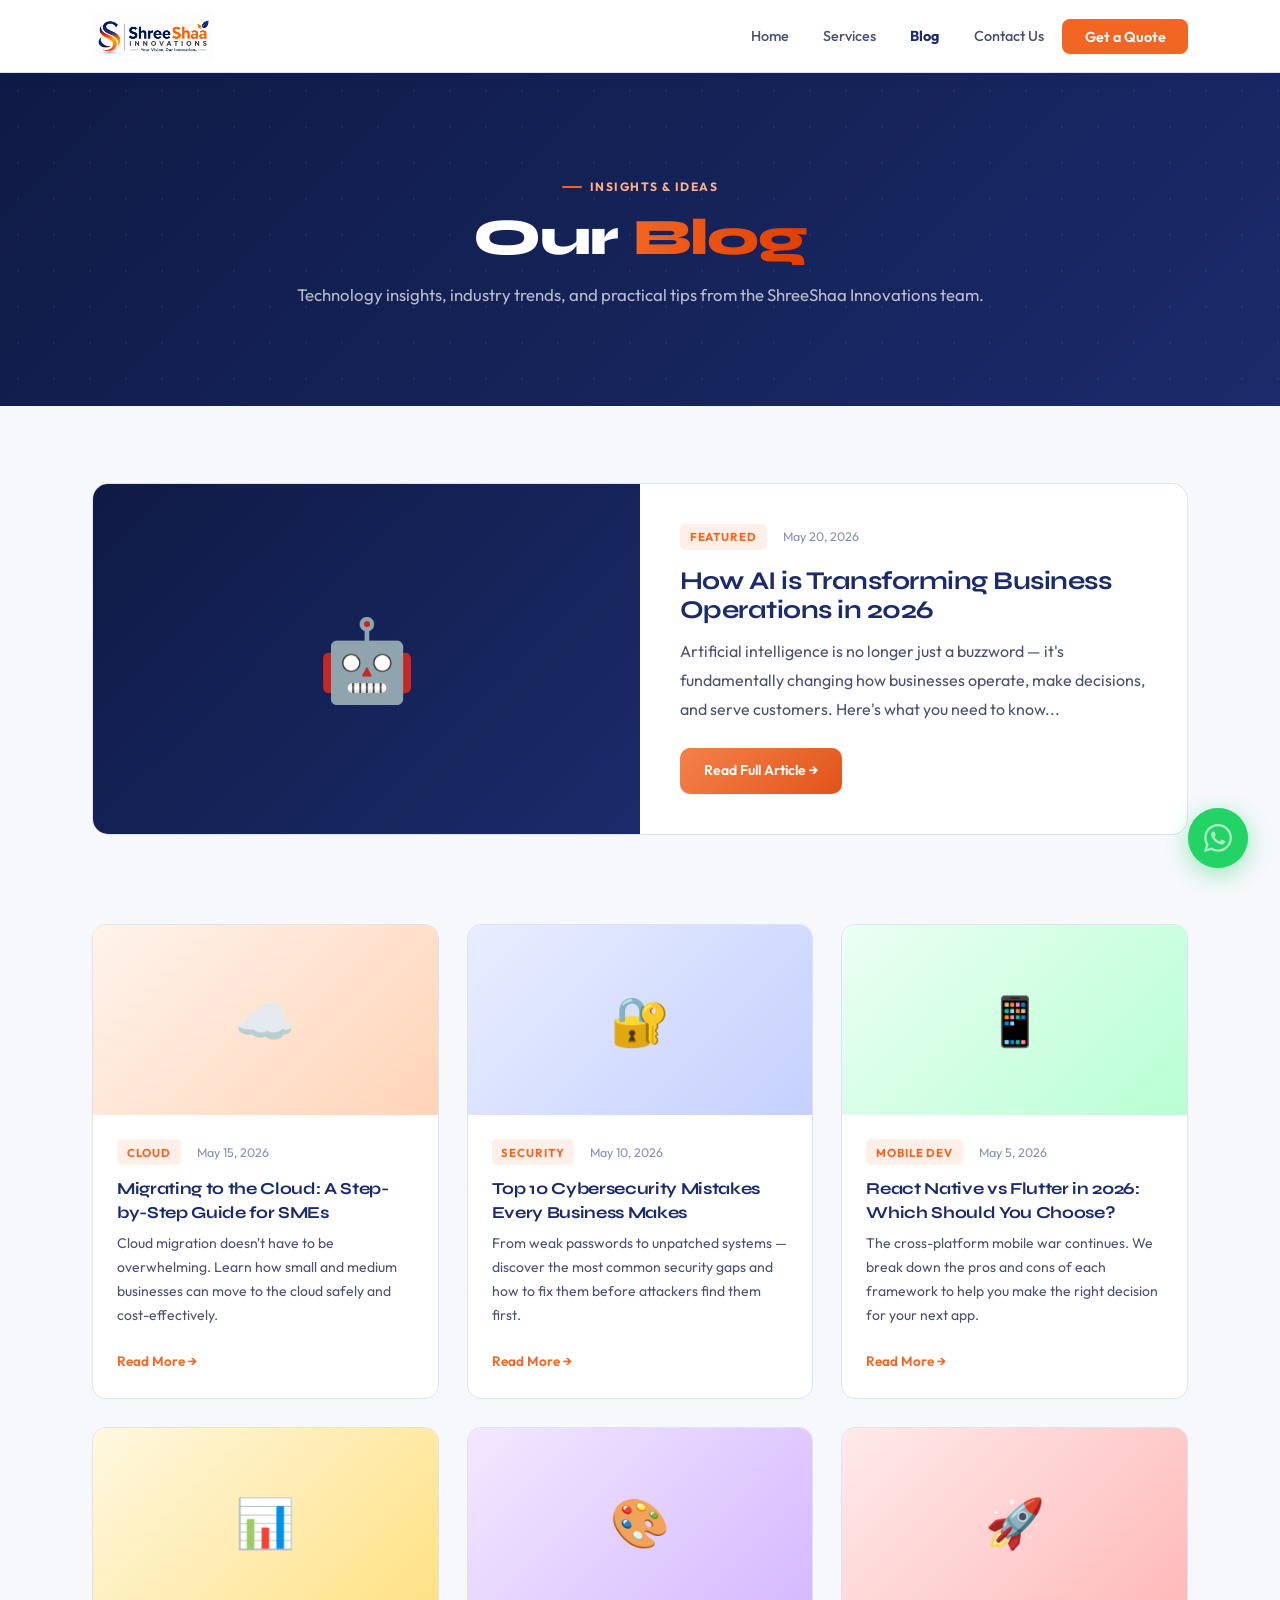
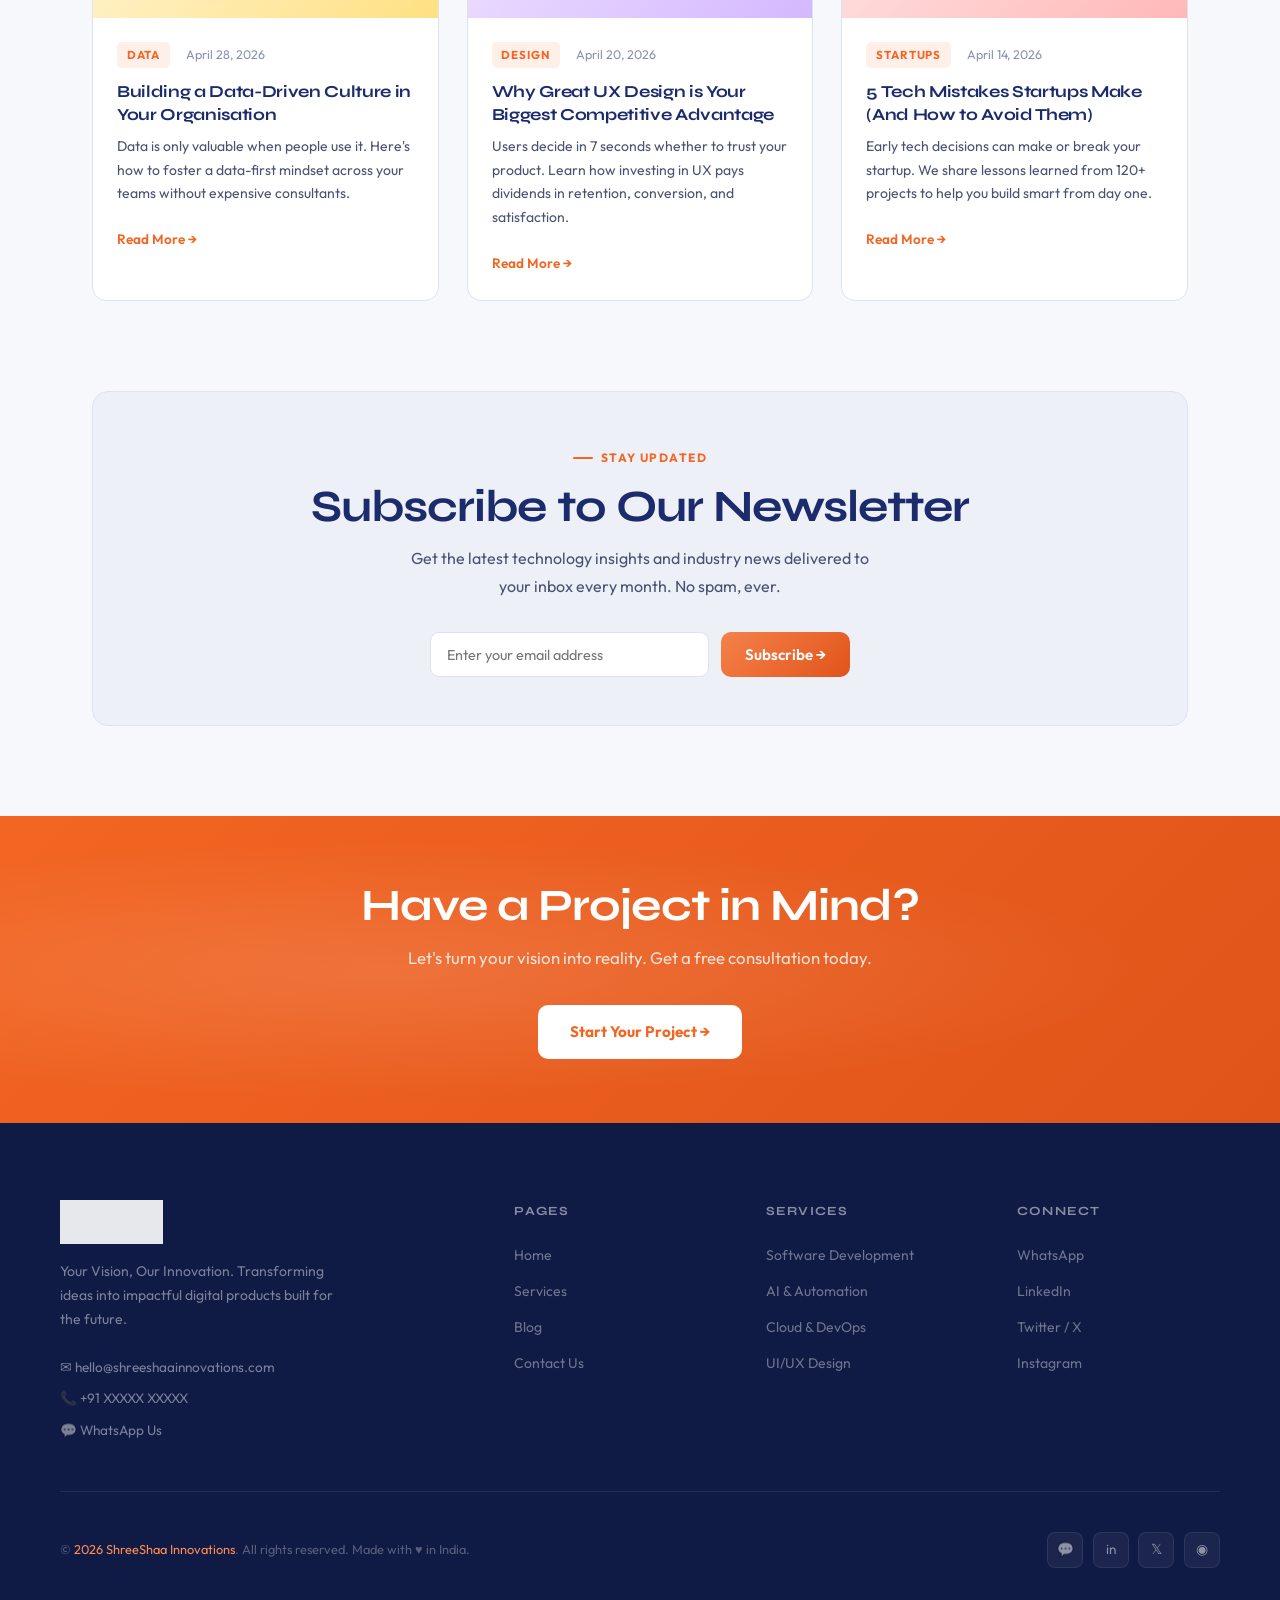
<file: blog.html>
<!DOCTYPE html>
<html lang="en">
<head>
  <meta charset="UTF-8"><meta name="viewport" content="width=device-width, initial-scale=1.0">
  <title>Blog | ShreeShaa Innovations</title>
  <meta name="description" content="Insights, tips, and technology news from the ShreeShaa Innovations team. Stay updated on software development, AI, cloud, and digital transformation.">
  <link rel="preconnect" href="https://fonts.googleapis.com"><link rel="preconnect" href="https://fonts.gstatic.com" crossorigin>
  <link href="https://fonts.googleapis.com/css2?family=Syne:wght@400;600;700;800&family=Outfit:wght@300;400;500;600&display=swap" rel="stylesheet">
  <link rel="stylesheet" href="css/style.css">
</head>
<body>
<a class="skip-link" href="#main-content">Skip to main content</a>
<a href="https://wa.me/91XXXXXXXXXX" class="whatsapp-float" target="_blank" rel="noopener" aria-label="Chat on WhatsApp"><div class="wa-pulse"></div><svg viewBox="0 0 24 24" fill="currentColor" width="28" height="28"><path d="M17.472 14.382c-.297-.149-1.758-.867-2.03-.967-.273-.099-.471-.148-.67.15-.197.297-.767.966-.94 1.164-.173.199-.347.223-.644.075-.297-.15-1.255-.463-2.39-1.475-.883-.788-1.48-1.761-1.653-2.059-.173-.297-.018-.458.13-.606.134-.133.298-.347.446-.52.149-.174.198-.298.298-.497.099-.198.05-.371-.025-.52-.075-.149-.669-1.612-.916-2.207-.242-.579-.487-.5-.669-.51-.173-.008-.371-.01-.57-.01-.198 0-.52.074-.792.372-.272.297-1.04 1.016-1.04 2.479 0 1.462 1.065 2.875 1.213 3.074.149.198 2.096 3.2 5.077 4.487.709.306 1.262.489 1.694.625.712.227 1.36.195 1.871.118.571-.085 1.758-.719 2.006-1.413.248-.694.248-1.289.173-1.413-.074-.124-.272-.198-.57-.347m-5.421 7.403h-.004a9.87 9.87 0 01-5.031-1.378l-.361-.214-3.741.982.998-3.648-.235-.374a9.86 9.86 0 01-1.51-5.26c.001-5.45 4.436-9.884 9.888-9.884 2.64 0 5.122 1.03 6.988 2.898a9.825 9.825 0 012.893 6.994c-.003 5.45-4.437 9.884-9.885 9.884m8.413-18.297A11.815 11.815 0 0012.05 0C5.495 0 .16 5.335.157 11.892c0 2.096.547 4.142 1.588 5.945L.057 24l6.305-1.654a11.882 11.882 0 005.683 1.448h.005c6.554 0 11.89-5.335 11.893-11.893a11.821 11.821 0 00-3.48-8.413z"/></svg><span class="wa-tooltip">Chat on WhatsApp</span></a>

<header id="mainHeader">
  <nav aria-label="Main navigation">
    <a href="index.html" class="logo-wrap"><img src="images/logo.png" alt="ShreeShaa Innovations Logo" height="52"></a>
    <ul class="nav-links" role="list">
      <li><a href="index.html">Home</a></li>
      <li><a href="services.html">Services</a></li>
      <li><a href="blog.html" class="nav-active">Blog</a></li>
      <li><a href="contact.html">Contact Us</a></li>
      <li><a href="contact.html#enquiry" class="nav-cta">Get a Quote</a></li>
    </ul>
    <button class="hamburger" id="hamburger" aria-label="Toggle menu" aria-expanded="false"><span></span><span></span><span></span></button>
  </nav>
  <div class="mobile-menu" id="mobileMenu"><ul><li><a href="index.html">Home</a></li><li><a href="services.html">Services</a></li><li><a href="blog.html">Blog</a></li><li><a href="contact.html">Contact Us</a></li><li><a href="contact.html#enquiry" class="mobile-cta">Get a Quote</a></li></ul></div>
</header>

<main id="main-content">
  <section class="page-hero">
    <div class="page-hero-inner">
      <span class="eyebrow" style="justify-content:center;color:#ffb088;">Insights & Ideas</span>
      <h1>Our <span class="highlight">Blog</span></h1>
      <p>Technology insights, industry trends, and practical tips from the ShreeShaa Innovations team.</p>
    </div>
  </section>

  <!-- FEATURED POST -->
  <section style="max-width:var(--max-w);margin:0 auto;padding:clamp(3rem,6vw,5rem) 2rem 0;">
    <div class="reveal" style="background:var(--white);border:1.5px solid var(--border);border-radius:16px;overflow:hidden;display:grid;grid-template-columns:1fr 1fr;min-height:340px;">
      <div style="background:linear-gradient(135deg,var(--navy3),var(--navy));display:flex;align-items:center;justify-content:center;font-size:5rem;min-height:280px;">🤖</div>
      <div style="padding:2.5rem;">
        <div style="display:flex;gap:1rem;margin-bottom:1rem;align-items:center;">
          <span class="blog-cat">Featured</span>
          <span class="blog-date">May 20, 2026</span>
        </div>
        <h2 style="font-size:1.6rem;margin-bottom:.8rem;color:var(--navy);">How AI is Transforming Business Operations in 2026</h2>
        <p style="color:var(--text2);line-height:1.8;margin-bottom:1.5rem;">Artificial intelligence is no longer just a buzzword — it's fundamentally changing how businesses operate, make decisions, and serve customers. Here's what you need to know...</p>
        <a href="#" class="btn-primary" style="font-size:.875rem;padding:.7rem 1.5rem;">Read Full Article →</a>
      </div>
    </div>
  </section>

  <!-- BLOG GRID -->
  <div class="blog-grid reveal">

    <article class="blog-card">
      <div class="blog-thumb" style="background:linear-gradient(135deg,#fff3eb,#ffd4b8);">☁️</div>
      <div class="blog-body">
        <div class="blog-meta"><span class="blog-cat">Cloud</span><span class="blog-date">May 15, 2026</span></div>
        <h3>Migrating to the Cloud: A Step-by-Step Guide for SMEs</h3>
        <p>Cloud migration doesn't have to be overwhelming. Learn how small and medium businesses can move to the cloud safely and cost-effectively.</p>
        <a href="#" class="read-more">Read More →</a>
      </div>
    </article>

    <article class="blog-card">
      <div class="blog-thumb" style="background:linear-gradient(135deg,#e8eeff,#c5d0ff);">🔐</div>
      <div class="blog-body">
        <div class="blog-meta"><span class="blog-cat">Security</span><span class="blog-date">May 10, 2026</span></div>
        <h3>Top 10 Cybersecurity Mistakes Every Business Makes</h3>
        <p>From weak passwords to unpatched systems — discover the most common security gaps and how to fix them before attackers find them first.</p>
        <a href="#" class="read-more">Read More →</a>
      </div>
    </article>

    <article class="blog-card">
      <div class="blog-thumb" style="background:linear-gradient(135deg,#ebfff3,#b8ffd4);">📱</div>
      <div class="blog-body">
        <div class="blog-meta"><span class="blog-cat">Mobile Dev</span><span class="blog-date">May 5, 2026</span></div>
        <h3>React Native vs Flutter in 2026: Which Should You Choose?</h3>
        <p>The cross-platform mobile war continues. We break down the pros and cons of each framework to help you make the right decision for your next app.</p>
        <a href="#" class="read-more">Read More →</a>
      </div>
    </article>

    <article class="blog-card">
      <div class="blog-thumb" style="background:linear-gradient(135deg,#fff8e1,#ffe082);">📊</div>
      <div class="blog-body">
        <div class="blog-meta"><span class="blog-cat">Data</span><span class="blog-date">April 28, 2026</span></div>
        <h3>Building a Data-Driven Culture in Your Organisation</h3>
        <p>Data is only valuable when people use it. Here's how to foster a data-first mindset across your teams without expensive consultants.</p>
        <a href="#" class="read-more">Read More →</a>
      </div>
    </article>

    <article class="blog-card">
      <div class="blog-thumb" style="background:linear-gradient(135deg,#f3e8ff,#d4b8ff);">🎨</div>
      <div class="blog-body">
        <div class="blog-meta"><span class="blog-cat">Design</span><span class="blog-date">April 20, 2026</span></div>
        <h3>Why Great UX Design is Your Biggest Competitive Advantage</h3>
        <p>Users decide in 7 seconds whether to trust your product. Learn how investing in UX pays dividends in retention, conversion, and satisfaction.</p>
        <a href="#" class="read-more">Read More →</a>
      </div>
    </article>

    <article class="blog-card">
      <div class="blog-thumb" style="background:linear-gradient(135deg,#ffeaea,#ffb8b8);">🚀</div>
      <div class="blog-body">
        <div class="blog-meta"><span class="blog-cat">Startups</span><span class="blog-date">April 14, 2026</span></div>
        <h3>5 Tech Mistakes Startups Make (And How to Avoid Them)</h3>
        <p>Early tech decisions can make or break your startup. We share lessons learned from 120+ projects to help you build smart from day one.</p>
        <a href="#" class="read-more">Read More →</a>
      </div>
    </article>

  </div>

  <!-- Newsletter CTA -->
  <section style="max-width:var(--max-w);margin:0 auto;padding:0 2rem clamp(4rem,7vw,6rem);">
    <div class="reveal" style="background:var(--bg2);border:1.5px solid var(--border);border-radius:16px;padding:3rem;text-align:center;">
      <span class="eyebrow" style="justify-content:center;">Stay Updated</span>
      <h2 style="margin-bottom:.8rem;">Subscribe to Our Newsletter</h2>
      <p style="color:var(--text2);max-width:44ch;margin:0 auto 2rem;">Get the latest technology insights and industry news delivered to your inbox every month. No spam, ever.</p>
      <div style="display:flex;gap:.75rem;max-width:420px;margin:0 auto;flex-wrap:wrap;justify-content:center;">
        <input type="email" placeholder="Enter your email address" style="flex:1;min-width:220px;padding:.8rem 1rem;border:1.5px solid var(--border);border-radius:9px;font-family:var(--font-body);font-size:.9rem;background:var(--white);color:var(--text);outline:none;">
        <button class="btn-primary" style="padding:.8rem 1.5rem;white-space:nowrap;">Subscribe →</button>
      </div>
    </div>
  </section>

  <section class="cta-band reveal">
    <div class="cta-band-inner">
      <h2>Have a Project in Mind?</h2>
      <p>Let's turn your vision into reality. Get a free consultation today.</p>
      <a href="contact.html#enquiry" class="btn-white">Start Your Project →</a>
    </div>
  </section>
</main>

<footer>
  <div class="footer-inner">
    <div class="footer-top">
      <div><div class="logo-wrap-footer"><img src="images/logo.png" alt="ShreeShaa Innovations"></div><p class="footer-brand-desc">Your Vision, Our Innovation. Transforming ideas into impactful digital products built for the future.</p><div class="footer-contact"><a href="mailto:hello@shreeshaainnovations.com">✉ hello@shreeshaainnovations.com</a><a href="tel:+91XXXXXXXXXX">📞 +91 XXXXX XXXXX</a><a href="https://wa.me/91XXXXXXXXXX" target="_blank">💬 WhatsApp Us</a></div></div>
      <div class="footer-col"><h5>Pages</h5><ul><li><a href="index.html">Home</a></li><li><a href="services.html">Services</a></li><li><a href="blog.html">Blog</a></li><li><a href="contact.html">Contact Us</a></li></ul></div>
      <div class="footer-col"><h5>Services</h5><ul><li><a href="services.html">Software Development</a></li><li><a href="services.html">AI & Automation</a></li><li><a href="services.html">Cloud & DevOps</a></li><li><a href="services.html">UI/UX Design</a></li></ul></div>
      <div class="footer-col"><h5>Connect</h5><ul><li><a href="https://wa.me/91XXXXXXXXXX" target="_blank">WhatsApp</a></li><li><a href="#">LinkedIn</a></li><li><a href="#">Twitter / X</a></li><li><a href="#">Instagram</a></li></ul></div>
    </div>
    <div class="footer-bottom"><p>© <span class="year"></span> <span>ShreeShaa Innovations</span>. All rights reserved. Made with ♥ in India.</p><div class="footer-socials"><a href="https://wa.me/91XXXXXXXXXX" class="social-btn" target="_blank">💬</a><a href="#" class="social-btn">in</a><a href="#" class="social-btn">𝕏</a><a href="#" class="social-btn">◉</a></div></div>
  </div>
</footer>
<script src="js/main.js"></script>
</body>
</html>
</file>
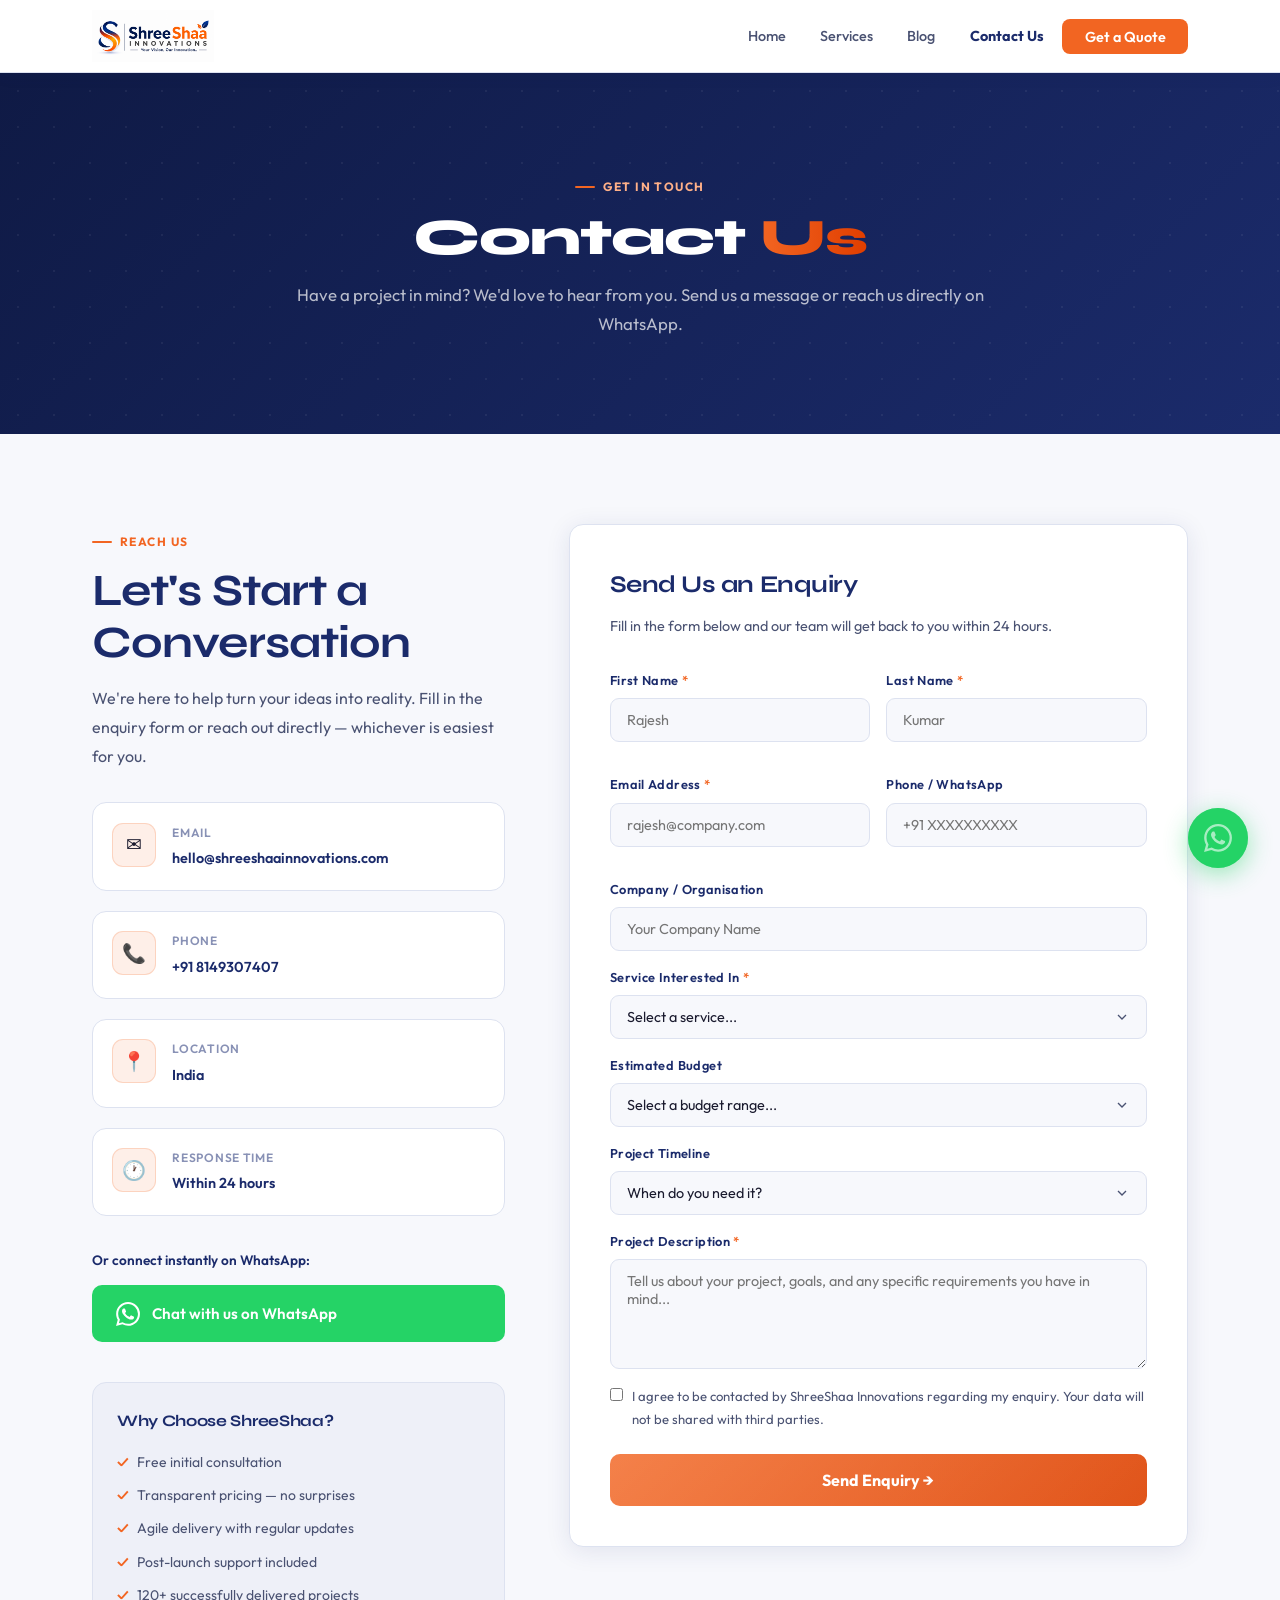
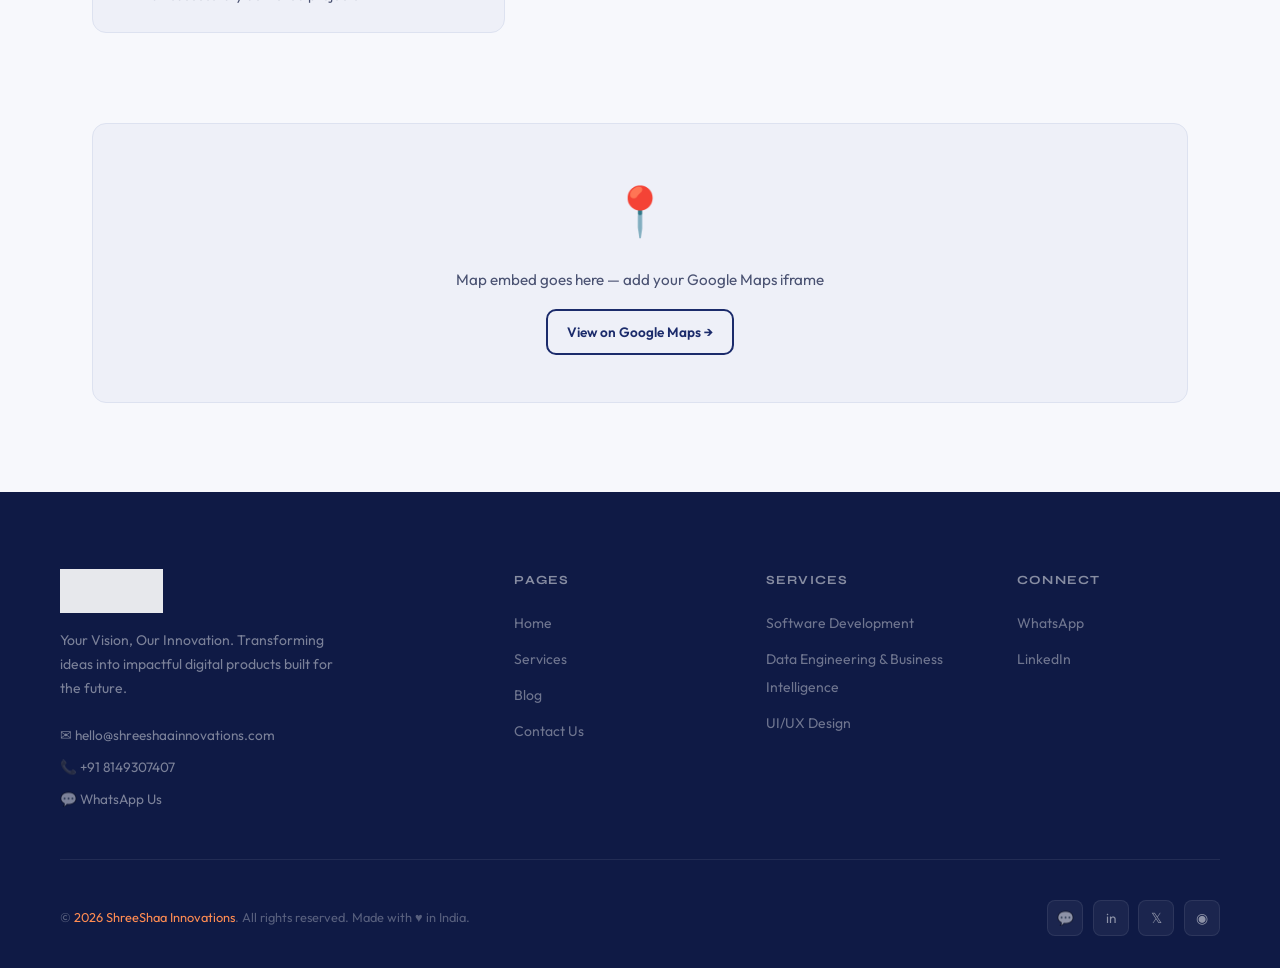
<file: contact.html>
<!DOCTYPE html>
<html lang="en">
<head>
  <meta charset="UTF-8"><meta name="viewport" content="width=device-width, initial-scale=1.0">
  <title>Contact Us | ShreeShaa Innovations</title>
  <meta name="description" content="Get in touch with ShreeShaa Innovations. Send an enquiry, call us, or chat directly on WhatsApp. We respond within 24 hours.">
  <link rel="preconnect" href="https://fonts.googleapis.com"><link rel="preconnect" href="https://fonts.gstatic.com" crossorigin>
  <link href="https://fonts.googleapis.com/css2?family=Syne:wght@400;600;700;800&family=Outfit:wght@300;400;500;600&display=swap" rel="stylesheet">
  <link rel="stylesheet" href="css/style.css">
</head>
<body>
<a class="skip-link" href="#main-content">Skip to main content</a>
<a href="https://wa.me/918149307407?text=Hello%20ShreeShaa%20Innovations%2C%20I%20would%20like%20to%20discuss%20a%20project." class="whatsapp-float" target="_blank" rel="noopener" aria-label="Chat on WhatsApp"><div class="wa-pulse"></div><svg viewBox="0 0 24 24" fill="currentColor" width="28" height="28"><path d="M17.472 14.382c-.297-.149-1.758-.867-2.03-.967-.273-.099-.471-.148-.67.15-.197.297-.767.966-.94 1.164-.173.199-.347.223-.644.075-.297-.15-1.255-.463-2.39-1.475-.883-.788-1.48-1.761-1.653-2.059-.173-.297-.018-.458.13-.606.134-.133.298-.347.446-.52.149-.174.198-.298.298-.497.099-.198.05-.371-.025-.52-.075-.149-.669-1.612-.916-2.207-.242-.579-.487-.5-.669-.51-.173-.008-.371-.01-.57-.01-.198 0-.52.074-.792.372-.272.297-1.04 1.016-1.04 2.479 0 1.462 1.065 2.875 1.213 3.074.149.198 2.096 3.2 5.077 4.487.709.306 1.262.489 1.694.625.712.227 1.36.195 1.871.118.571-.085 1.758-.719 2.006-1.413.248-.694.248-1.289.173-1.413-.074-.124-.272-.198-.57-.347m-5.421 7.403h-.004a9.87 9.87 0 01-5.031-1.378l-.361-.214-3.741.982.998-3.648-.235-.374a9.86 9.86 0 01-1.51-5.26c.001-5.45 4.436-9.884 9.888-9.884 2.64 0 5.122 1.03 6.988 2.898a9.825 9.825 0 012.893 6.994c-.003 5.45-4.437 9.884-9.885 9.884m8.413-18.297A11.815 11.815 0 0012.05 0C5.495 0 .16 5.335.157 11.892c0 2.096.547 4.142 1.588 5.945L.057 24l6.305-1.654a11.882 11.882 0 005.683 1.448h.005c6.554 0 11.89-5.335 11.893-11.893a11.821 11.821 0 00-3.48-8.413z"/></svg><span class="wa-tooltip">Chat on WhatsApp</span></a>

<header id="mainHeader">
  <nav aria-label="Main navigation">
    <a href="index.html" class="logo-wrap"><img src="images/logo.png" alt="ShreeShaa Innovations Logo" height="52"></a>
    <ul class="nav-links" role="list">
      <li><a href="index.html">Home</a></li>
      <li><a href="services.html">Services</a></li>
      <li><a href="blog.html">Blog</a></li>
      <li><a href="contact.html" class="nav-active">Contact Us</a></li>
      <li><a href="contact.html#enquiry" class="nav-cta">Get a Quote</a></li>
    </ul>
    <button class="hamburger" id="hamburger" aria-label="Toggle menu" aria-expanded="false"><span></span><span></span><span></span></button>
  </nav>
  <div class="mobile-menu" id="mobileMenu"><ul><li><a href="index.html">Home</a></li><li><a href="services.html">Services</a></li><li><a href="blog.html">Blog</a></li><li><a href="contact.html">Contact Us</a></li><li><a href="contact.html#enquiry" class="mobile-cta">Get a Quote</a></li></ul></div>
</header>

<main id="main-content">
  <section class="page-hero">
    <div class="page-hero-inner">
      <span class="eyebrow" style="justify-content:center;color:#ffb088;">Get In Touch</span>
      <h1>Contact <span class="highlight">Us</span></h1>
      <p>Have a project in mind? We'd love to hear from you. Send us a message or reach us directly on WhatsApp.</p>
    </div>
  </section>

  <!-- CONTACT GRID -->
  <div class="contact-grid" id="enquiry">

    <!-- LEFT: Contact Info -->
    <div class="contact-info reveal">
      <span class="eyebrow">Reach Us</span>
      <h2>Let's Start a Conversation</h2>
      <p>We're here to help turn your ideas into reality. Fill in the enquiry form or reach out directly — whichever is easiest for you.</p>

      <div class="contact-items">
        <div class="contact-item">
          <div class="ci-icon">✉</div>
          <div>
            <div class="ci-label">Email</div>
            <div class="ci-value"><a href="mailto:hello@shreeshaainnovations.com">hello@shreeshaainnovations.com</a></div>
          </div>
        </div>
        <div class="contact-item">
          <div class="ci-icon">📞</div>
          <div>
            <div class="ci-label">Phone</div>
            <div class="ci-value"><a href="tel:+918149307407">+91 8149307407</a></div>
          </div>
        </div>
        <div class="contact-item">
          <div class="ci-icon">📍</div>
          <div>
            <div class="ci-label">Location</div>
            <div class="ci-value">India</div>
          </div>
        </div>
        <div class="contact-item">
          <div class="ci-icon">🕐</div>
          <div>
            <div class="ci-label">Response Time</div>
            <div class="ci-value">Within 24 hours</div>
          </div>
        </div>
      </div>

      <!-- WhatsApp Direct -->
      <p style="font-size:.85rem;font-weight:600;color:var(--navy);margin-bottom:.75rem;">Or connect instantly on WhatsApp:</p>
      <a href="https://wa.me/918149307407?text=Hello%20ShreeShaa%20Innovations%2C%20I%20would%20like%20to%20discuss%20a%20project."
         target="_blank" rel="noopener" class="whatsapp-contact-btn">
        <svg viewBox="0 0 24 24" fill="currentColor" width="24" height="24"><path d="M17.472 14.382c-.297-.149-1.758-.867-2.03-.967-.273-.099-.471-.148-.67.15-.197.297-.767.966-.94 1.164-.173.199-.347.223-.644.075-.297-.15-1.255-.463-2.39-1.475-.883-.788-1.48-1.761-1.653-2.059-.173-.297-.018-.458.13-.606.134-.133.298-.347.446-.52.149-.174.198-.298.298-.497.099-.198.05-.371-.025-.52-.075-.149-.669-1.612-.916-2.207-.242-.579-.487-.5-.669-.51-.173-.008-.371-.01-.57-.01-.198 0-.52.074-.792.372-.272.297-1.04 1.016-1.04 2.479 0 1.462 1.065 2.875 1.213 3.074.149.198 2.096 3.2 5.077 4.487.709.306 1.262.489 1.694.625.712.227 1.36.195 1.871.118.571-.085 1.758-.719 2.006-1.413.248-.694.248-1.289.173-1.413-.074-.124-.272-.198-.57-.347m-5.421 7.403h-.004a9.87 9.87 0 01-5.031-1.378l-.361-.214-3.741.982.998-3.648-.235-.374a9.86 9.86 0 01-1.51-5.26c.001-5.45 4.436-9.884 9.888-9.884 2.64 0 5.122 1.03 6.988 2.898a9.825 9.825 0 012.893 6.994c-.003 5.45-4.437 9.884-9.885 9.884m8.413-18.297A11.815 11.815 0 0012.05 0C5.495 0 .16 5.335.157 11.892c0 2.096.547 4.142 1.588 5.945L.057 24l6.305-1.654a11.882 11.882 0 005.683 1.448h.005c6.554 0 11.89-5.335 11.893-11.893a11.821 11.821 0 00-3.48-8.413z"/></svg>
        Chat with us on WhatsApp
      </a>

      <!-- Why Choose Us -->
      <div style="margin-top:2.5rem;padding:1.5rem;background:var(--bg2);border-radius:var(--radius);border:1.5px solid var(--border);">
        <h4 style="font-family:var(--font-head);color:var(--navy);font-size:1rem;margin-bottom:1rem;">Why Choose ShreeShaa?</h4>
        <ul style="list-style:none;display:flex;flex-direction:column;gap:.6rem;">
          <li style="font-size:.875rem;color:var(--text2);display:flex;align-items:center;gap:.5rem;"><span style="color:var(--orange);font-weight:700;">✓</span> Free initial consultation</li>
          <li style="font-size:.875rem;color:var(--text2);display:flex;align-items:center;gap:.5rem;"><span style="color:var(--orange);font-weight:700;">✓</span> Transparent pricing — no surprises</li>
          <li style="font-size:.875rem;color:var(--text2);display:flex;align-items:center;gap:.5rem;"><span style="color:var(--orange);font-weight:700;">✓</span> Agile delivery with regular updates</li>
          <li style="font-size:.875rem;color:var(--text2);display:flex;align-items:center;gap:.5rem;"><span style="color:var(--orange);font-weight:700;">✓</span> Post-launch support included</li>
          <li style="font-size:.875rem;color:var(--text2);display:flex;align-items:center;gap:.5rem;"><span style="color:var(--orange);font-weight:700;">✓</span> 120+ successfully delivered projects</li>
        </ul>
      </div>
    </div>

    <!-- RIGHT: Enquiry Form -->
    <div class="enquiry-form-wrap reveal">
      <h3>Send Us an Enquiry</h3>
      <p>Fill in the form below and our team will get back to you within 24 hours.</p>

      <form id="enquiryForm" novalidate>
        <div class="form-row">
          <div class="form-group">
            <label for="firstName">First Name <span>*</span></label>
            <input type="text" id="firstName" name="firstName" placeholder="Rajesh" required autocomplete="given-name">
          </div>
          <div class="form-group">
            <label for="lastName">Last Name <span>*</span></label>
            <input type="text" id="lastName" name="lastName" placeholder="Kumar" required autocomplete="family-name">
          </div>
        </div>

        <div class="form-row">
          <div class="form-group">
            <label for="email">Email Address <span>*</span></label>
            <input type="email" id="email" name="email" placeholder="rajesh@company.com" required autocomplete="email">
          </div>
          <div class="form-group">
            <label for="phone">Phone / WhatsApp</label>
            <input type="tel" id="phone" name="phone" placeholder="+91 XXXXXXXXXX" autocomplete="tel">
          </div>
        </div>

        <div class="form-group">
          <label for="company">Company / Organisation</label>
          <input type="text" id="company" name="company" placeholder="Your Company Name" autocomplete="organization">
        </div>

        <div class="form-group">
          <label for="service">Service Interested In <span>*</span></label>
          <select id="service" name="service" required>
            <option value="" disabled selected>Select a service...</option>
            <option value="software">Custom Software Development</option>
            <option value="ai">AI & Intelligent Automation</option>
            <option value="design">UI/UX Design</option>
            <option value="data">Data Engineering & BI</option>
            <option value="other">Other / Not Sure Yet</option>
          </select>
        </div>

        <div class="form-group">
          <label for="budget">Estimated Budget</label>
          <select id="budget" name="budget">
            <option value="" disabled selected>Select a budget range...</option>
            <option value="under50k">Under ₹50,000</option>
            <option value="50k-2l">₹50,000 – ₹2,00,000</option>
            <option value="2l-5l">₹2,00,000 – ₹5,00,000</option>
            <option value="5l-10l">₹5,00,000 – ₹10,00,000</option>
            <option value="above10l">Above ₹10,00,000</option>
            <option value="discuss">Prefer to Discuss</option>
          </select>
        </div>

        <div class="form-group">
          <label for="timeline">Project Timeline</label>
          <select id="timeline" name="timeline">
            <option value="" disabled selected>When do you need it?</option>
            <option value="asap">As soon as possible</option>
            <option value="1month">Within 1 month</option>
            <option value="3months">Within 3 months</option>
            <option value="6months">Within 6 months</option>
            <option value="flexible">Flexible / Not decided</option>
          </select>
        </div>

        <div class="form-group">
          <label for="message">Project Description <span>*</span></label>
          <textarea id="message" name="message" placeholder="Tell us about your project, goals, and any specific requirements you have in mind..." required></textarea>
        </div>

        <div style="display:flex;align-items:flex-start;gap:.6rem;margin-bottom:1.5rem;">
          <input type="checkbox" id="consent" name="consent" required style="width:auto;margin-top:3px;accent-color:var(--orange);">
          <label for="consent" style="font-size:.82rem;color:var(--text2);font-weight:400;cursor:pointer;">I agree to be contacted by ShreeShaa Innovations regarding my enquiry. Your data will not be shared with third parties.</label>
        </div>

        <button type="submit" class="btn-primary form-submit">Send Enquiry →</button>
      </form>

      <div class="form-success" id="formSuccess">
        ✅ Thank you! Your enquiry has been received. We'll get back to you within 24 hours.
      </div>
    </div>

  </div>

  <!-- MAP PLACEHOLDER -->
  <section style="max-width:var(--max-w);margin:0 auto;padding:0 2rem clamp(4rem,7vw,6rem);">
    <div class="reveal" style="background:var(--bg2);border:1.5px solid var(--border);border-radius:var(--radius);height:280px;display:flex;align-items:center;justify-content:center;flex-direction:column;gap:1rem;text-align:center;">
      <span style="font-size:3rem;">📍</span>
      <p style="color:var(--text2);font-size:.95rem;">Map embed goes here — add your Google Maps iframe</p>
      <a href="https://maps.google.com" target="_blank" class="btn-outline" style="font-size:.85rem;padding:.6rem 1.2rem;">View on Google Maps →</a>
    </div>
  </section>

</main>

<footer>
  <div class="footer-inner">
    <div class="footer-top">
      <div><div class="logo-wrap-footer"><img src="images/logo.png" alt="ShreeShaa Innovations"></div><p class="footer-brand-desc">Your Vision, Our Innovation. Transforming ideas into impactful digital products built for the future.</p><div class="footer-contact"><a href="mailto:hello@shreeshaainnovations.com">✉ hello@shreeshaainnovations.com</a><a href="tel:+918149307407">📞 +91 8149307407</a><a href="https://wa.me/918149307407" target="_blank">💬 WhatsApp Us</a></div></div>
      <div class="footer-col"><h5>Pages</h5><ul><li><a href="index.html">Home</a></li><li><a href="services.html">Services</a></li><li><a href="blog.html">Blog</a></li><li><a href="contact.html">Contact Us</a></li></ul></div>
      <div class="footer-col"><h5>Services</h5><ul><li><a href="services.html">Software Development</a></li><li><a href="services.html">Data Engineering & Business Intelligence</a></li><li><a href="services.html">UI/UX Design</a></li></ul></div>
      <div class="footer-col"><h5>Connect</h5><ul><li><a href="https://wa.me/918149307407" target="_blank">WhatsApp</a></li><li><a href="#">LinkedIn</a></li></ul></div>
    </div>
    <div class="footer-bottom"><p>© <span class="year"></span> <span>ShreeShaa Innovations</span>. All rights reserved. Made with ♥ in India.</p><div class="footer-socials"><a href="https://wa.me/918149307407" class="social-btn" target="_blank">💬</a><a href="#" class="social-btn">in</a><a href="#" class="social-btn">𝕏</a><a href="#" class="social-btn">◉</a></div></div>
  </div>
</footer>
<script src="js/main.js"></script>
</body>
</html>
</file>
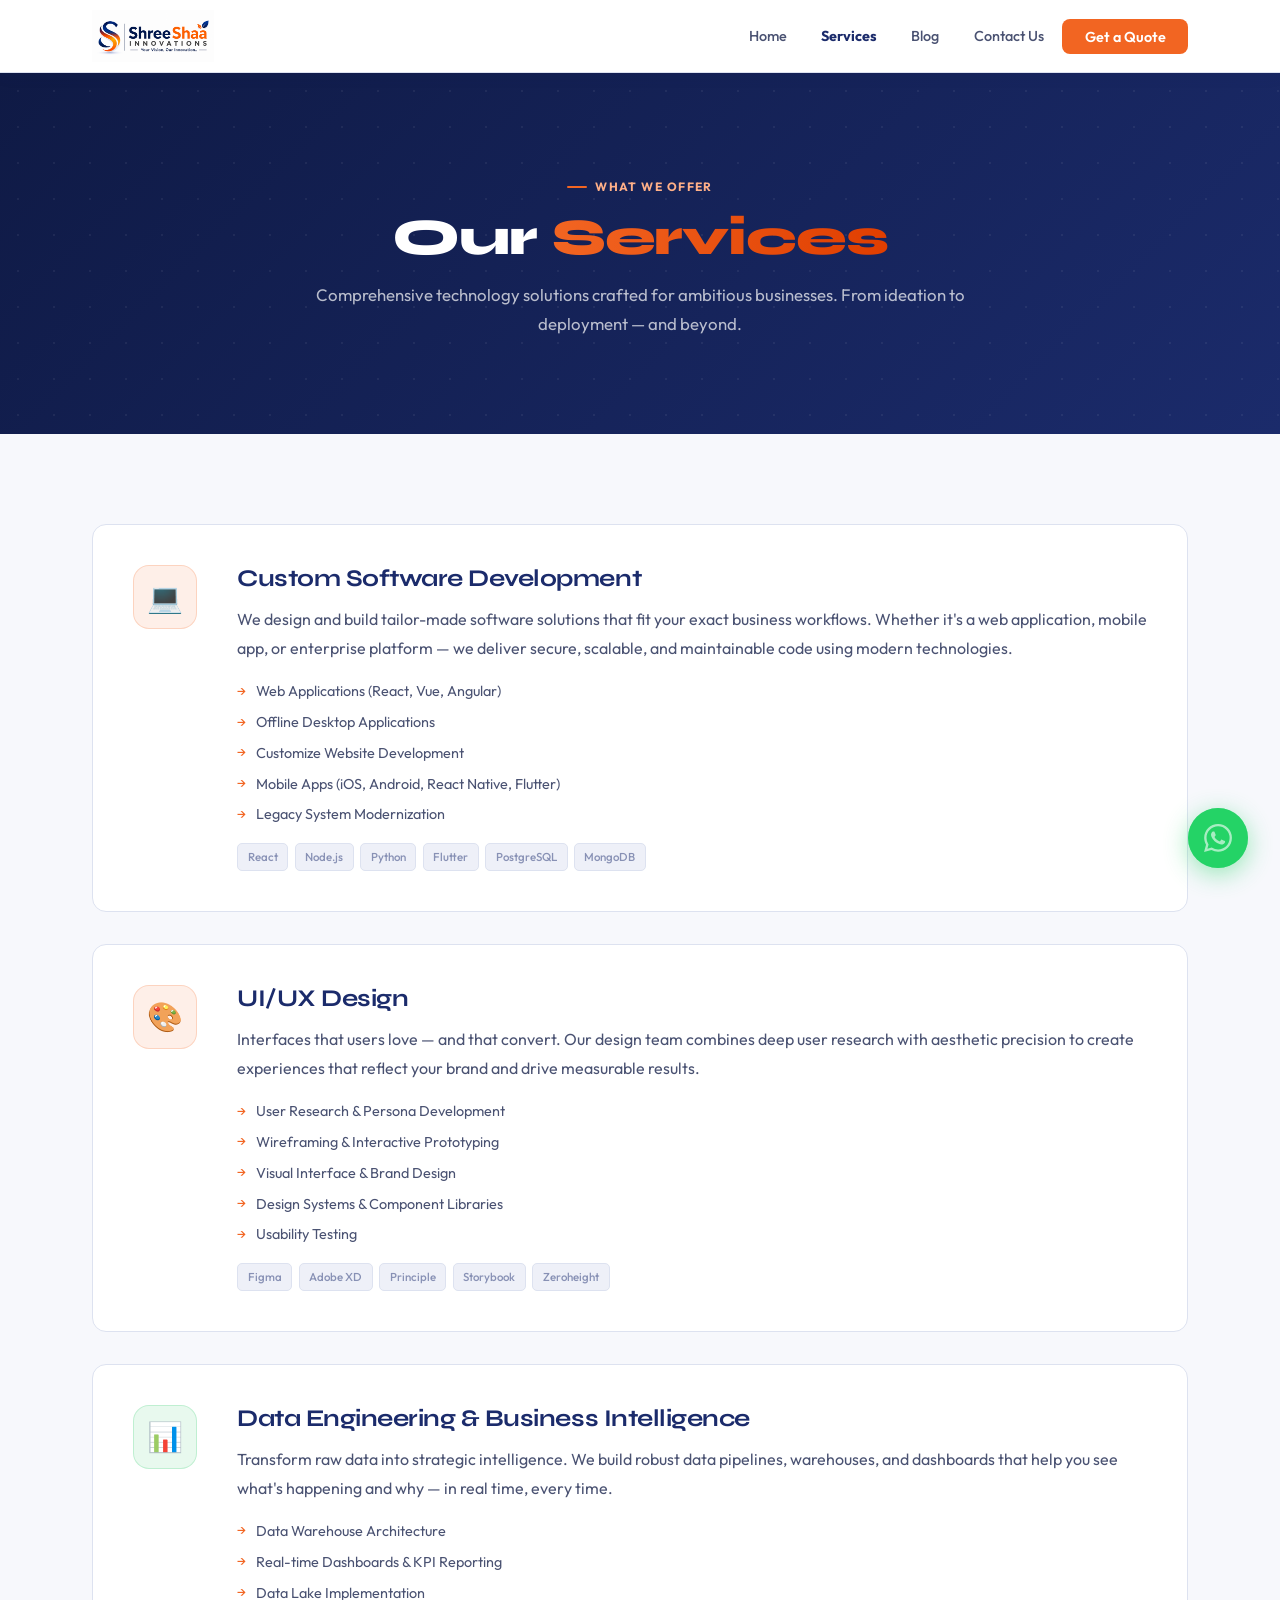
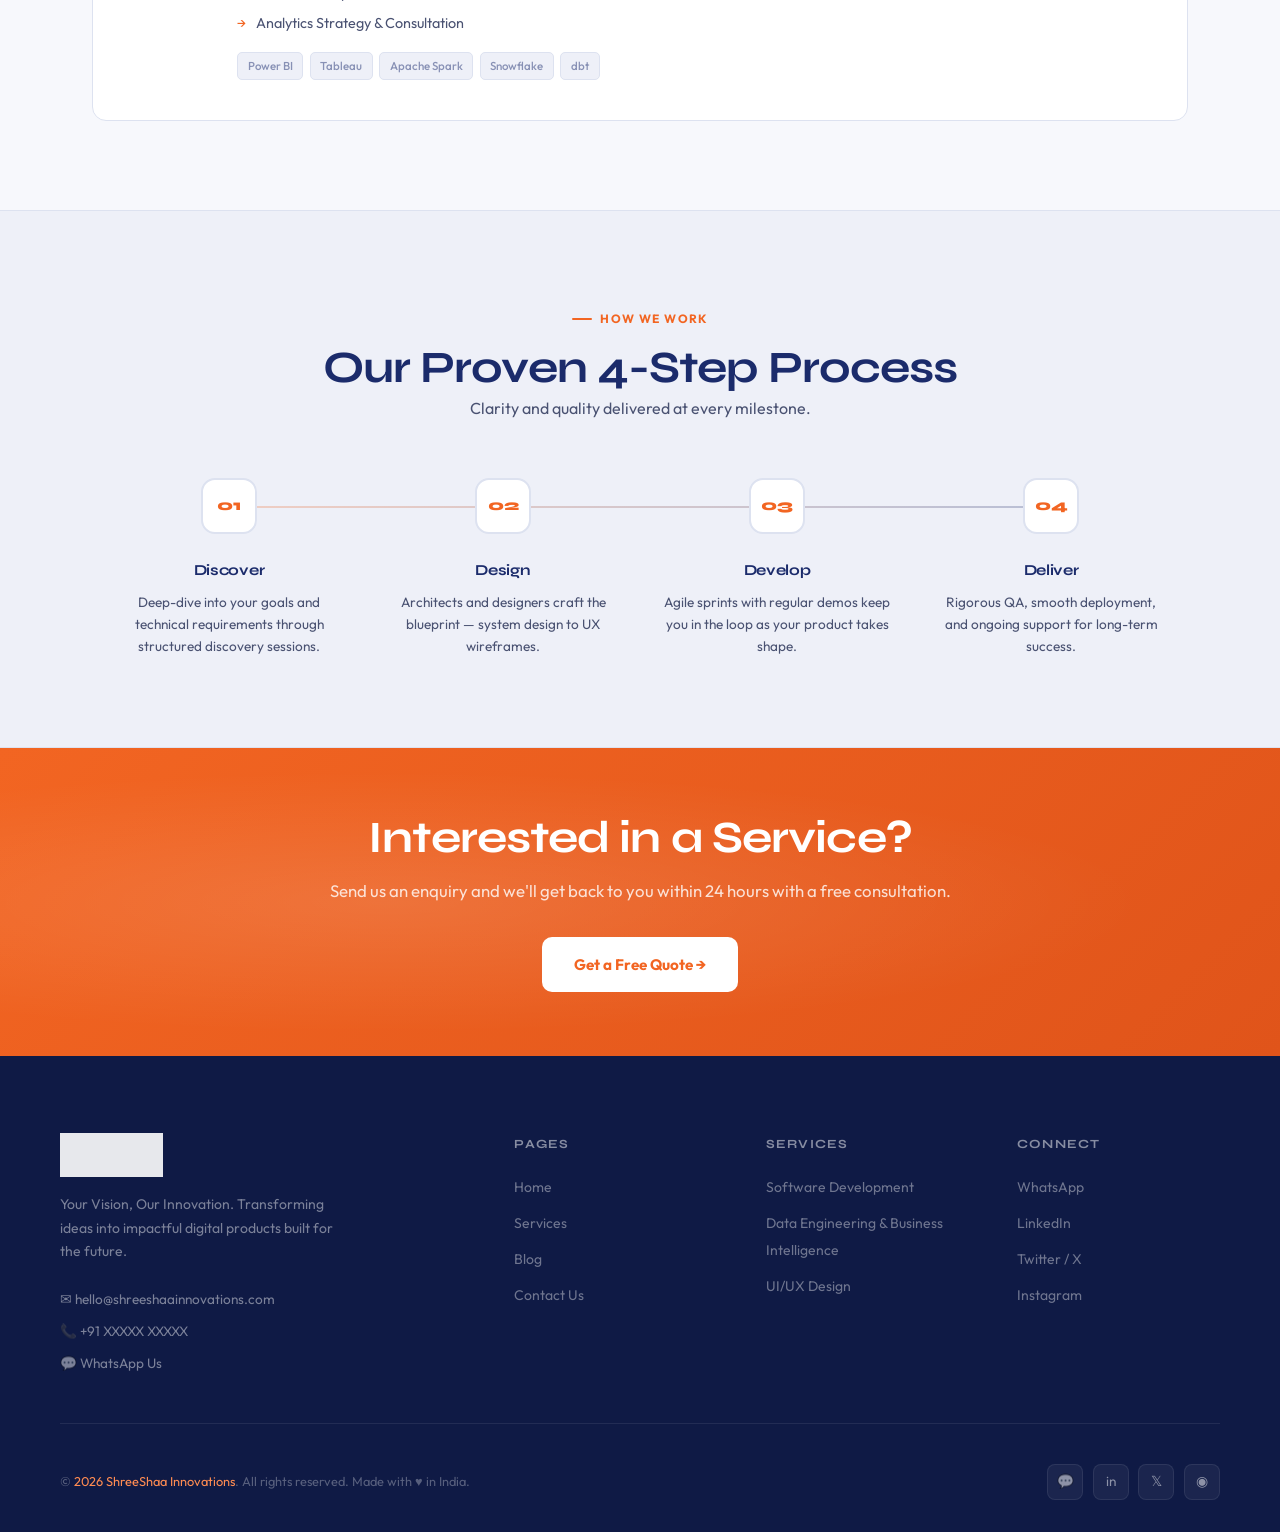
<file: services.html>
<!DOCTYPE html>
<html lang="en">
<head>
  <meta charset="UTF-8"><meta name="viewport" content="width=device-width, initial-scale=1.0">
  <title>Services | ShreeShaa Innovations</title>
  <meta name="description" content="Explore ShreeShaa Innovations full range of technology services including software development, AI automation, cloud, UI/UX design, cybersecurity and data engineering.">
  <link rel="preconnect" href="https://fonts.googleapis.com"><link rel="preconnect" href="https://fonts.gstatic.com" crossorigin>
  <link href="https://fonts.googleapis.com/css2?family=Syne:wght@400;600;700;800&family=Outfit:wght@300;400;500;600&display=swap" rel="stylesheet">
  <link rel="stylesheet" href="css/style.css">
</head>
<body>
<a class="skip-link" href="#main-content">Skip to main content</a>
<a href="https://wa.me/918149307407?text=Hello%20ShreeShaa%20Innovations%2C%20I%20want%20to%20know%20more%20about%20your%20services." class="whatsapp-float" target="_blank" rel="noopener" aria-label="Chat on WhatsApp"><div class="wa-pulse"></div><svg viewBox="0 0 24 24" fill="currentColor" width="28" height="28"><path d="M17.472 14.382c-.297-.149-1.758-.867-2.03-.967-.273-.099-.471-.148-.67.15-.197.297-.767.966-.94 1.164-.173.199-.347.223-.644.075-.297-.15-1.255-.463-2.39-1.475-.883-.788-1.48-1.761-1.653-2.059-.173-.297-.018-.458.13-.606.134-.133.298-.347.446-.52.149-.174.198-.298.298-.497.099-.198.05-.371-.025-.52-.075-.149-.669-1.612-.916-2.207-.242-.579-.487-.5-.669-.51-.173-.008-.371-.01-.57-.01-.198 0-.52.074-.792.372-.272.297-1.04 1.016-1.04 2.479 0 1.462 1.065 2.875 1.213 3.074.149.198 2.096 3.2 5.077 4.487.709.306 1.262.489 1.694.625.712.227 1.36.195 1.871.118.571-.085 1.758-.719 2.006-1.413.248-.694.248-1.289.173-1.413-.074-.124-.272-.198-.57-.347m-5.421 7.403h-.004a9.87 9.87 0 01-5.031-1.378l-.361-.214-3.741.982.998-3.648-.235-.374a9.86 9.86 0 01-1.51-5.26c.001-5.45 4.436-9.884 9.888-9.884 2.64 0 5.122 1.03 6.988 2.898a9.825 9.825 0 012.893 6.994c-.003 5.45-4.437 9.884-9.885 9.884m8.413-18.297A11.815 11.815 0 0012.05 0C5.495 0 .16 5.335.157 11.892c0 2.096.547 4.142 1.588 5.945L.057 24l6.305-1.654a11.882 11.882 0 005.683 1.448h.005c6.554 0 11.89-5.335 11.893-11.893a11.821 11.821 0 00-3.48-8.413z"/></svg><span class="wa-tooltip">Chat on WhatsApp</span></a>

<header id="mainHeader">
  <nav aria-label="Main navigation">
    <a href="index.html" class="logo-wrap"><img src="images/logo.png" alt="ShreeShaa Innovations Logo" height="52"></a>
    <ul class="nav-links" role="list">
      <li><a href="index.html">Home</a></li>
      <li><a href="services.html" class="nav-active">Services</a></li>
      <li><a href="blog.html">Blog</a></li>
      <li><a href="contact.html">Contact Us</a></li>
      <li><a href="contact.html#enquiry" class="nav-cta">Get a Quote</a></li>
    </ul>
    <button class="hamburger" id="hamburger" aria-label="Toggle menu" aria-expanded="false"><span></span><span></span><span></span></button>
  </nav>
  <div class="mobile-menu" id="mobileMenu"><ul><li><a href="index.html">Home</a></li><li><a href="services.html">Services</a></li><li><a href="blog.html">Blog</a></li><li><a href="contact.html">Contact Us</a></li><li><a href="contact.html#enquiry" class="mobile-cta">Get a Quote</a></li></ul></div>
</header>

<main id="main-content">
  <section class="page-hero">
    <div class="page-hero-inner">
      <span class="eyebrow" style="justify-content:center;color:#ffb088;">What We Offer</span>
      <h1>Our <span class="highlight">Services</span></h1>
      <p>Comprehensive technology solutions crafted for ambitious businesses. From ideation to deployment — and beyond.</p>
    </div>
  </section>

  <div class="services-full">
    <article class="service-full-card reveal">
      <div class="sfc-icon si-orange">💻</div>
      <div class="sfc-content">
        <h2>Custom Software Development</h2>
        <p>We design and build tailor-made software solutions that fit your exact business workflows. Whether it's a web application, mobile app, or enterprise platform — we deliver secure, scalable, and maintainable code using modern technologies.</p>
        <ul class="service-list">
          <li>Web Applications (React, Vue, Angular)</li>
          <li>Offline Desktop Applications</li>
          <li>Customize Website Development </li>
          <li>Mobile Apps (iOS, Android, React Native, Flutter)</li>
          <li>Legacy System Modernization</li>
        </ul>
        <div class="service-tags"><span class="tag">React</span><span class="tag">Node.js</span><span class="tag">Python</span><span class="tag">Flutter</span><span class="tag">PostgreSQL</span><span class="tag">MongoDB</span></div>
      </div>
    </article>

    <article class="service-full-card reveal">
      <div class="sfc-icon si-orange">🎨</div>
      <div class="sfc-content">
        <h2>UI/UX Design</h2>
        <p>Interfaces that users love — and that convert. Our design team combines deep user research with aesthetic precision to create experiences that reflect your brand and drive measurable results.</p>
        <ul class="service-list">
          <li>User Research & Persona Development</li>
          <li>Wireframing & Interactive Prototyping</li>
          <li>Visual Interface & Brand Design</li>
          <li>Design Systems & Component Libraries</li>
          <li>Usability Testing </li>
        </ul>
        <div class="service-tags"><span class="tag">Figma</span><span class="tag">Adobe XD</span><span class="tag">Principle</span><span class="tag">Storybook</span><span class="tag">Zeroheight</span></div>
      </div>
    </article>


    <article class="service-full-card reveal">
      <div class="sfc-icon si-green">📊</div>
      <div class="sfc-content">
        <h2>Data Engineering & Business Intelligence</h2>
        <p>Transform raw data into strategic intelligence. We build robust data pipelines, warehouses, and dashboards that help you see what's happening and why — in real time, every time.</p>
        <ul class="service-list">
          <li>Data Warehouse Architecture</li>
          <li>Real-time Dashboards & KPI Reporting</li>
          <li>Data Lake Implementation</li>
          <li>Analytics Strategy & Consultation</li>
        </ul>
        <div class="service-tags"><span class="tag">Power BI</span><span class="tag">Tableau</span><span class="tag">Apache Spark</span><span class="tag">Snowflake</span><span class="tag">dbt</span></div>
      </div>
    </article>
  </div>

  <!-- PROCESS -->
  <section style="background:var(--bg2);border-top:1px solid var(--border);border-bottom:1px solid var(--border);padding:clamp(4rem,7vw,6rem) 2rem;">
    <div class="section-head reveal" style="text-align:center;max-width:var(--max-w);margin:0 auto 0;">
      <span class="eyebrow" style="justify-content:center;">How We Work</span>
      <h2>Our Proven 4-Step Process</h2>
      <p class="section-sub" style="margin:0 auto;">Clarity and quality delivered at every milestone.</p>
    </div>
    <div class="process-steps reveal">
      <div class="process-step"><div class="step-num">01</div><h4>Discover</h4><p>Deep-dive into your goals and technical requirements through structured discovery sessions.</p></div>
      <div class="process-step"><div class="step-num">02</div><h4>Design</h4><p>Architects and designers craft the blueprint — system design to UX wireframes.</p></div>
      <div class="process-step"><div class="step-num">03</div><h4>Develop</h4><p>Agile sprints with regular demos keep you in the loop as your product takes shape.</p></div>
      <div class="process-step"><div class="step-num">04</div><h4>Deliver</h4><p>Rigorous QA, smooth deployment, and ongoing support for long-term success.</p></div>
    </div>
  </section>

  <section class="cta-band reveal">
    <div class="cta-band-inner">
      <h2>Interested in a Service?</h2>
      <p>Send us an enquiry and we'll get back to you within 24 hours with a free consultation.</p>
      <a href="contact.html#enquiry" class="btn-white">Get a Free Quote →</a>
    </div>
  </section>
</main>

<footer>
  <div class="footer-inner">
    <div class="footer-top">
      <div><div class="logo-wrap-footer"><img src="images/logo.png" alt="ShreeShaa Innovations"></div><p class="footer-brand-desc">Your Vision, Our Innovation. Transforming ideas into impactful digital products built for the future.</p><div class="footer-contact"><a href="mailto:hello@shreeshaainnovations.com">✉ hello@shreeshaainnovations.com</a><a href="tel:+91XXXXXXXXXX">📞 +91 XXXXX XXXXX</a><a href="https://wa.me/91XXXXXXXXXX" target="_blank">💬 WhatsApp Us</a></div></div>
      <div class="footer-col"><h5>Pages</h5><ul><li><a href="index.html">Home</a></li><li><a href="services.html">Services</a></li><li><a href="blog.html">Blog</a></li><li><a href="contact.html">Contact Us</a></li></ul></div>
      <div class="footer-col"><h5>Services</h5><ul><li><a href="services.html">Software Development</a></li><li><a href="services.html">Data Engineering & Business Intelligence</a></li><li><a href="services.html">UI/UX Design</a></li></ul></div>
      <div class="footer-col"><h5>Connect</h5><ul><li><a href="https://wa.me/918149307407" target="_blank">WhatsApp</a></li><li><a href="#">LinkedIn</a></li><li><a href="#">Twitter / X</a></li><li><a href="#">Instagram</a></li></ul></div>
    </div>
    <div class="footer-bottom"><p>© <span class="year"></span> <span>ShreeShaa Innovations</span>. All rights reserved. Made with ♥ in India.</p><div class="footer-socials"><a href="https://wa.me/918149307407" class="social-btn" target="_blank">💬</a><a href="#" class="social-btn">in</a><a href="#" class="social-btn">𝕏</a><a href="#" class="social-btn">◉</a></div></div>
  </div>
</footer>
<script src="js/main.js"></script>
</body>
</html>
</file>
<file: css/style.css>
/* ============================================
   SHREESHAA INNOVATIONS — GLOBAL STYLESHEET
   Brand: Navy Blue (#1B2B6B) + Orange (#F26522)
============================================ */
:root {
  --navy:      #1B2B6B;
  --navy2:     #152259;
  --navy3:     #0f1a45;
  --orange:    #F26522;
  --orange2:   #e0541a;
  --orange3:   #ff8c52;
  --bg:        #f7f8fc;
  --bg2:       #eef0f8;
  --white:     #ffffff;
  --text:      #1a1a2e;
  --text2:     #4a5272;
  --text3:     #8891b5;
  --border:    #dde2f0;
  --shadow:    0 4px 24px rgba(27,43,107,0.10);
  --shadow2:   0 8px 40px rgba(27,43,107,0.16);
  --font-head: 'Syne', sans-serif;
  --font-body: 'Outfit', sans-serif;
  --max-w:     1160px;
  --radius:    14px;
}

*, *::before, *::after { box-sizing: border-box; margin: 0; padding: 0; }
html { scroll-behavior: smooth; font-size: 16px; }
body {
  font-family: var(--font-body);
  background: var(--bg);
  color: var(--text);
  line-height: 1.7;
  -webkit-font-smoothing: antialiased;
  overflow-x: hidden;
}
img { max-width: 100%; display: block; }
a { color: inherit; text-decoration: none; }

/* ============================================
   SKIP LINK
============================================ */
.skip-link {
  position: absolute; top: -999px; left: 1rem;
  background: var(--orange); color: #fff;
  padding: .5rem 1rem; border-radius: 0 0 6px 6px;
  font-size: .85rem; z-index: 9999;
}
.skip-link:focus { top: 0; }

/* ============================================
   WHATSAPP FLOAT
============================================ */
.whatsapp-float {
  position: fixed;
  bottom: 2rem; right: 2rem;
  z-index: 9000;
  width: 60px; height: 60px;
  background: #25D366;
  border-radius: 50%;
  display: flex; align-items: center; justify-content: center;
  box-shadow: 0 6px 24px rgba(37,211,102,0.45);
  color: #fff;
  transition: transform 0.2s, box-shadow 0.2s;
}
.whatsapp-float:hover {
  transform: translateY(-4px) scale(1.06);
  box-shadow: 0 12px 32px rgba(37,211,102,0.5);
}
.wa-tooltip {
  position: absolute;
  right: 72px;
  background: #1a1a2e;
  color: #fff;
  font-size: .75rem;
  font-weight: 600;
  padding: .35rem .75rem;
  border-radius: 6px;
  white-space: nowrap;
  opacity: 0;
  pointer-events: none;
  transition: opacity .2s;
}
.whatsapp-float:hover .wa-tooltip { opacity: 1; }
.wa-pulse {
  position: absolute;
  width: 60px; height: 60px;
  border-radius: 50%;
  background: rgba(37,211,102,0.4);
  animation: waPulse 2s infinite;
}
@keyframes waPulse {
  0%   { transform: scale(1); opacity: 0.7; }
  100% { transform: scale(1.8); opacity: 0; }
}

/* ============================================
   HEADER / NAV
============================================ */
header {
  position: sticky; top: 0; z-index: 500;
  background: var(--white);
  border-bottom: 1px solid var(--border);
  box-shadow: 0 2px 16px rgba(27,43,107,0.07);
  transition: box-shadow .3s;
}
header.scrolled { box-shadow: 0 4px 28px rgba(27,43,107,0.13); }

nav {
  max-width: var(--max-w);
  margin: 0 auto;
  padding: 0 2rem;
  height: 72px;
  display: flex; align-items: center; justify-content: space-between;
  gap: 2rem;
}

.logo-wrap {
  display: flex; align-items: center;
  text-decoration: none;
  flex-shrink: 0;
}
.logo-wrap img {
  height: 52px;
  width: auto;
  object-fit: contain;
}

.nav-links {
  display: flex; align-items: center; gap: .15rem;
  list-style: none;
}
.nav-links a {
  color: var(--text2);
  font-size: .9rem;
  font-weight: 500;
  padding: .5rem 1rem;
  border-radius: 8px;
  transition: color .2s, background .2s;
  white-space: nowrap;
}
.nav-links a:hover { color: var(--navy); background: var(--bg2); }
.nav-links a.nav-active { color: var(--navy); font-weight: 700; }

.nav-cta {
  background: var(--orange) !important;
  color: #fff !important;
  font-weight: 600 !important;
  border-radius: 8px !important;
  padding: .55rem 1.4rem !important;
  transition: background .2s, transform .15s, box-shadow .2s !important;
}
.nav-cta:hover {
  background: var(--orange2) !important;
  transform: translateY(-1px) !important;
  box-shadow: 0 6px 20px rgba(242,101,34,0.35) !important;
}

/* Hamburger */
.hamburger {
  display: none;
  flex-direction: column; gap: 5px;
  background: none; border: none; cursor: pointer;
  padding: .4rem;
}
.hamburger span {
  display: block; width: 24px; height: 2px;
  background: var(--navy);
  border-radius: 2px;
  transition: transform .3s, opacity .3s;
}
.hamburger.open span:nth-child(1) { transform: translateY(7px) rotate(45deg); }
.hamburger.open span:nth-child(2) { opacity: 0; }
.hamburger.open span:nth-child(3) { transform: translateY(-7px) rotate(-45deg); }

/* Mobile Menu */
.mobile-menu {
  display: none;
  background: var(--white);
  border-top: 1px solid var(--border);
  padding: 1rem 2rem 1.5rem;
}
.mobile-menu.open { display: block; }
.mobile-menu ul { list-style: none; display: flex; flex-direction: column; gap: .25rem; }
.mobile-menu ul li a {
  display: block;
  padding: .65rem 1rem;
  border-radius: 8px;
  color: var(--text2);
  font-weight: 500;
  transition: background .2s, color .2s;
}
.mobile-menu ul li a:hover { background: var(--bg2); color: var(--navy); }
.mobile-cta {
  display: block !important;
  text-align: center;
  background: var(--orange) !important;
  color: #fff !important;
  border-radius: 8px !important;
  margin-top: .5rem !important;
  font-weight: 600 !important;
}

/* ============================================
   BUTTONS
============================================ */
.btn-primary {
  display: inline-flex; align-items: center; gap: .5rem;
  background: linear-gradient(135deg, var(--orange), var(--orange2));
  color: #fff;
  font-family: var(--font-body);
  font-size: .95rem; font-weight: 600;
  padding: .85rem 2rem;
  border-radius: 10px; border: none; cursor: pointer;
  text-decoration: none;
  transition: transform .15s, box-shadow .2s;
  position: relative; overflow: hidden;
}
.btn-primary::after {
  content: '';
  position: absolute; inset: 0;
  background: linear-gradient(135deg, rgba(255,255,255,0.18), transparent);
}
.btn-primary:hover {
  transform: translateY(-2px);
  box-shadow: 0 10px 28px rgba(242,101,34,0.38);
}

.btn-outline {
  display: inline-flex; align-items: center; gap: .5rem;
  background: transparent;
  color: var(--navy);
  font-size: .95rem; font-weight: 600;
  padding: .82rem 2rem;
  border-radius: 10px;
  border: 2px solid var(--navy);
  text-decoration: none;
  transition: background .2s, color .2s, border-color .2s;
}
.btn-outline:hover { background: var(--navy); color: #fff; }

.btn-ghost {
  display: inline-flex; align-items: center; gap: .5rem;
  background: transparent;
  color: var(--text2);
  font-size: .95rem; font-weight: 500;
  padding: .82rem 2rem;
  border-radius: 10px;
  border: 1.5px solid var(--border);
  text-decoration: none;
  transition: color .2s, border-color .2s, background .2s;
}
.btn-ghost:hover { color: var(--navy); border-color: var(--navy); background: var(--bg2); }

/* ============================================
   SECTION UTILITIES
============================================ */
.section-pad { padding: clamp(4rem, 8vw, 7rem) 2rem; max-width: var(--max-w); margin: 0 auto; }

.eyebrow {
  display: inline-flex; align-items: center; gap: .5rem;
  font-size: .75rem; font-weight: 700;
  letter-spacing: .12em; text-transform: uppercase;
  color: var(--orange);
  margin-bottom: .8rem;
}
.eyebrow::before { content: ''; width: 20px; height: 2px; background: var(--orange); border-radius: 2px; }

.section-head { margin-bottom: 3rem; }

h1, h2, h3, h4 { font-family: var(--font-head); letter-spacing: -.02em; }

h1 { font-size: clamp(2.6rem, 5vw, 4rem); font-weight: 800; line-height: 1.08; }
h2 { font-size: clamp(1.8rem, 3.5vw, 2.8rem); font-weight: 700; line-height: 1.15; color: var(--navy); }
h3 { font-size: 1.15rem; font-weight: 700; color: var(--navy); margin-bottom: .5rem; }

.highlight {
  background: linear-gradient(90deg, var(--orange), #e03e00);
  -webkit-background-clip: text; -webkit-text-fill-color: transparent; background-clip: text;
}
.highlight-navy {
  background: linear-gradient(90deg, var(--navy), var(--navy2));
  -webkit-background-clip: text; -webkit-text-fill-color: transparent; background-clip: text;
}

.section-sub { color: var(--text2); font-size: 1rem; max-width: 52ch; line-height: 1.8; }

/* ============================================
   HERO (Home)
============================================ */
.hero {
  position: relative;
  background: linear-gradient(135deg, var(--navy3) 0%, var(--navy) 50%, #2a3d8f 100%);
  overflow: hidden;
  padding: clamp(5rem, 10vw, 9rem) 2rem clamp(4rem, 8vw, 7rem);
  min-height: 88vh;
  display: flex; align-items: center;
}
.hero::before {
  content: '';
  position: absolute; inset: 0;
  background: radial-gradient(ellipse 70% 60% at 80% 50%, rgba(242,101,34,0.18) 0%, transparent 65%);
  pointer-events: none;
}
/* Decorative dots grid */
.hero::after {
  content: '';
  position: absolute; inset: 0;
  background-image: radial-gradient(rgba(255,255,255,0.08) 1px, transparent 1px);
  background-size: 36px 36px;
  pointer-events: none;
}

.hero-inner {
  max-width: var(--max-w); margin: 0 auto;
  display: grid; grid-template-columns: 1fr 1fr;
  gap: 5rem; align-items: center;
  position: relative; z-index: 1;
}

.hero-badge {
  display: inline-flex; align-items: center; gap: .5rem;
  background: rgba(242,101,34,0.18);
  border: 1px solid rgba(242,101,34,0.4);
  color: #ffb088;
  font-size: .78rem; font-weight: 600;
  letter-spacing: .08em; text-transform: uppercase;
  padding: .35rem .9rem; border-radius: 100px;
  margin-bottom: 1.5rem;
  animation: fadeUp .6s ease both;
}
.hero-badge::before {
  content: ''; width: 7px; height: 7px;
  background: var(--orange3); border-radius: 50%;
  animation: pulse2 2s infinite;
}
@keyframes pulse2 {
  0%,100% { opacity:1; transform:scale(1); }
  50% { opacity:.5; transform:scale(1.5); }
}

.hero h1 { color: #fff; margin-bottom: 1.5rem; animation: fadeUp .6s .1s ease both; }
.hero h1 .line { display: block; }

.hero-desc {
  color: rgba(255,255,255,0.7);
  font-size: 1.05rem; max-width: 46ch;
  margin-bottom: 2.5rem; line-height: 1.8;
  animation: fadeUp .6s .2s ease both;
}

.hero-actions { display: flex; gap: 1rem; flex-wrap: wrap; animation: fadeUp .6s .3s ease both; }

.hero-tagline {
  margin-top: 3rem;
  display: flex; align-items: center; gap: 2rem;
  animation: fadeUp .6s .4s ease both;
  flex-wrap: wrap;
}
.hero-tagline-item {
  display: flex; align-items: center; gap: .5rem;
  color: rgba(255,255,255,0.6); font-size: .85rem;
}
.hero-tagline-item::before { content: '✓'; color: var(--orange3); font-weight: 700; }

/* Hero visual */
.hero-visual {
  position: relative;
  display: flex; align-items: center; justify-content: center;
  animation: fadeUp .7s .4s ease both;
}
.orbit-container { position: relative; width: 400px; height: 400px; }
.orbit-ring {
  position: absolute; border-radius: 50%;
  border: 1px solid rgba(255,255,255,0.08);
  top: 50%; left: 50%;
  transform: translate(-50%,-50%);
}
.orbit-ring:nth-child(1) { width:400px;height:400px; border-color:rgba(242,101,34,0.15); animation:spinSlow 30s linear infinite; }
.orbit-ring:nth-child(2) { width:290px;height:290px; border-color:rgba(255,255,255,0.07); animation:spinSlow 20s linear infinite reverse; }
.orbit-ring:nth-child(3) { width:180px;height:180px; border-color:rgba(242,101,34,0.12); animation:spinSlow 15s linear infinite; }
@keyframes spinSlow { to { transform:translate(-50%,-50%) rotate(360deg); } }

.orbit-dot {
  position: absolute; border-radius: 50%;
  display: flex; align-items: center; justify-content: center;
  width:46px; height:46px; font-size:1.15rem;
  background: rgba(27,43,107,0.8);
  border: 1px solid rgba(242,101,34,0.3);
  backdrop-filter: blur(4px);
}
.od1 { top:-23px; left:calc(50% - 23px); }
.od2 { bottom:8%; right:4%; }
.od3 { bottom:8%; left:4%; }

.orbit-core {
  position: absolute; top:50%; left:50%; transform:translate(-50%,-50%);
  width:110px; height:110px;
  background: linear-gradient(135deg, rgba(242,101,34,0.25), rgba(27,43,107,0.6));
  border: 2px solid rgba(242,101,34,0.4);
  border-radius: 50%;
  display: flex; align-items: center; justify-content: center;
  overflow: hidden;
  box-shadow: 0 0 40px rgba(242,101,34,0.2);
}
.orbit-core img { width: 80px; height: 80px; object-fit: contain; border-radius: 50%; }

.float-card {
  position: absolute;
  background: rgba(255,255,255,0.95);
  border: 1px solid rgba(27,43,107,0.12);
  border-radius: 10px;
  padding: .6rem .9rem;
  font-size: .78rem; font-weight: 600;
  color: var(--navy);
  display: flex; align-items: center; gap: .45rem;
  box-shadow: 0 4px 16px rgba(27,43,107,0.15);
}
.float-card .dot { width:7px; height:7px; border-radius:50%; flex-shrink:0; }
.fc1 { top:8%; right:-5%; animation:float 4s ease-in-out infinite; }
.fc2 { bottom:15%; right:-8%; animation:float 4s 1.5s ease-in-out infinite; }
.fc3 { bottom:8%; left:-5%; animation:float 4s .8s ease-in-out infinite; }
@keyframes float { 0%,100%{transform:translateY(0);} 50%{transform:translateY(-10px);} }

/* ============================================
   TRUSTED BAR
============================================ */
.trusted {
  background: var(--white);
  border-top: 1px solid var(--border);
  border-bottom: 1px solid var(--border);
  padding: 1.8rem 2rem;
}
.trusted-inner {
  max-width: var(--max-w); margin: 0 auto;
  display: flex; align-items: center; gap: 2.5rem; flex-wrap: wrap;
}
.trusted-label { font-size: .72rem; font-weight: 700; letter-spacing: .1em; text-transform: uppercase; color: var(--text3); white-space: nowrap; }
.trusted-logos { display: flex; align-items: center; gap: 2.5rem; flex-wrap: wrap; }
.trusted-logo { font-family: var(--font-head); font-size: .9rem; font-weight: 700; color: var(--text3); transition: color .2s; }
.trusted-logo:hover { color: var(--navy); }

/* ============================================
   SERVICE CARDS (grid 3)
============================================ */
.services-grid {
  display: grid; grid-template-columns: repeat(3,1fr); gap: 1.5rem;
}
.service-card {
  background: var(--white);
  border: 1.5px solid var(--border);
  border-radius: var(--radius);
  padding: 2rem 1.8rem;
  position: relative; overflow: hidden;
  transition: transform .2s, box-shadow .2s, border-color .2s;
}
.service-card::before {
  content: '';
  position: absolute; top: 0; left: 0; right: 0; height: 3px;
  background: linear-gradient(90deg, var(--orange), var(--navy));
  opacity: 0; transition: opacity .3s;
}
.service-card:hover { transform: translateY(-4px); box-shadow: var(--shadow2); border-color: rgba(242,101,34,0.3); }
.service-card:hover::before { opacity: 1; }

.service-icon {
  width: 52px; height: 52px; border-radius: 13px;
  display: flex; align-items: center; justify-content: center;
  font-size: 1.4rem; margin-bottom: 1.2rem;
}
.si-orange { background: rgba(242,101,34,0.1); border: 1.5px solid rgba(242,101,34,0.2); }
.si-navy  { background: rgba(27,43,107,0.08); border: 1.5px solid rgba(27,43,107,0.15); }
.si-green { background: rgba(34,197,94,0.1); border: 1.5px solid rgba(34,197,94,0.2); }

.service-card p { color: var(--text2); font-size: .9rem; line-height: 1.7; margin-bottom: 1.2rem; }
.card-link { color: var(--orange); font-size: .85rem; font-weight: 600; transition: gap .2s; display: inline-flex; align-items: center; gap: .3rem; }
.card-link:hover { gap: .6rem; }

.service-tags { display: flex; flex-wrap: wrap; gap: .4rem; margin-top: .8rem; }
.tag {
  font-size: .72rem; font-weight: 500;
  padding: .2rem .6rem; border-radius: 5px;
  background: var(--bg2); color: var(--text3);
  border: 1px solid var(--border);
}

/* ============================================
   STATS
============================================ */
.stats-section {
  background: linear-gradient(135deg, var(--navy3), var(--navy));
  padding: 4rem 2rem;
}
.stats-grid-4 {
  max-width: var(--max-w); margin: 0 auto;
  display: grid; grid-template-columns: repeat(4,1fr); gap: 1px;
  background: rgba(255,255,255,0.08);
  border-radius: 16px; overflow: hidden;
  border: 1px solid rgba(255,255,255,0.08);
}
.stat-cell {
  background: rgba(255,255,255,0.04);
  padding: 2.5rem 2rem; text-align: center;
  transition: background .2s;
}
.stat-cell:hover { background: rgba(255,255,255,0.08); }
.stat-num { font-family: var(--font-head); font-size: 2.8rem; font-weight: 800; line-height: 1; margin-bottom: .35rem; letter-spacing: -.04em; }
.sn-orange { color: var(--orange3); }
.sn-white  { color: #fff; }
.stat-desc { font-size: .85rem; color: rgba(255,255,255,0.55); font-weight: 500; }

/* ============================================
   TESTIMONIALS
============================================ */
.testimonials-grid {
  display: grid; grid-template-columns: repeat(3,1fr); gap: 1.5rem;
}
.testimonial-card {
  background: var(--white);
  border: 1.5px solid var(--border);
  border-radius: var(--radius); padding: 2rem;
  transition: border-color .2s, transform .2s, box-shadow .2s;
}
.testimonial-card:hover { border-color: rgba(242,101,34,0.3); transform: translateY(-3px); box-shadow: var(--shadow); }
.stars { color: var(--orange); font-size: .85rem; letter-spacing: .1em; margin-bottom: .6rem; }
.quote-icon { font-size: 2.5rem; line-height: 1; color: rgba(242,101,34,0.2); font-family: Georgia,serif; display: block; margin-bottom: .8rem; }
.testimonial-text { color: var(--text2); font-size: .9rem; line-height: 1.75; margin-bottom: 1.5rem; font-style: italic; }
.testimonial-author { display: flex; align-items: center; gap: .75rem; }
.author-avatar { width:42px; height:42px; border-radius:10px; display:flex; align-items:center; justify-content:center; font-weight:700; font-size:.9rem; font-family:var(--font-head); flex-shrink:0; }
.av1 { background:rgba(242,101,34,0.12); color:var(--orange); border:1px solid rgba(242,101,34,0.2); }
.av2 { background:rgba(27,43,107,0.1); color:var(--navy); border:1px solid rgba(27,43,107,0.2); }
.av3 { background:rgba(34,197,94,0.1); color:#16a34a; border:1px solid rgba(34,197,94,0.2); }
.author-name { font-weight:600; font-size:.875rem; color:var(--navy); }
.author-role { font-size:.78rem; color:var(--text3); }

/* ============================================
   CTA BAND
============================================ */
.cta-band {
  background: linear-gradient(135deg, var(--orange), var(--orange2));
  padding: 4rem 2rem; text-align: center;
  position: relative; overflow: hidden;
}
.cta-band::before {
  content: '';
  position: absolute; inset: 0;
  background: radial-gradient(ellipse at 30% 50%, rgba(255,255,255,0.12) 0%, transparent 60%);
  pointer-events: none;
}
.cta-band-inner { max-width: 700px; margin: 0 auto; position: relative; z-index: 1; }
.cta-band h2 { color: #fff; margin-bottom: .8rem; }
.cta-band p { color: rgba(255,255,255,.8); margin-bottom: 2rem; font-size: 1.05rem; }
.btn-white {
  display: inline-flex; align-items: center; gap: .5rem;
  background: #fff; color: var(--orange);
  font-size: .95rem; font-weight: 700;
  padding: .9rem 2rem; border-radius: 10px;
  border: none; cursor: pointer; text-decoration: none;
  transition: transform .15s, box-shadow .2s;
}
.btn-white:hover { transform: translateY(-2px); box-shadow: 0 8px 24px rgba(0,0,0,0.15); }

/* ============================================
   PAGE HERO (inner pages)
============================================ */
.page-hero {
  background: linear-gradient(135deg, var(--navy3), var(--navy));
  padding: clamp(4rem, 8vw, 6rem) 2rem;
  text-align: center;
  position: relative; overflow: hidden;
}
.page-hero::after {
  content: '';
  position: absolute; inset: 0;
  background-image: radial-gradient(rgba(255,255,255,0.06) 1px, transparent 1px);
  background-size: 36px 36px;
  pointer-events: none;
}
.page-hero-inner { max-width: 700px; margin: 0 auto; position: relative; z-index: 1; }
.page-hero h1 { color: #fff; margin-bottom: 1rem; font-size: clamp(2.2rem, 4vw, 3.2rem); }
.page-hero p { color: rgba(255,255,255,.7); font-size: 1.05rem; }

/* ============================================
   SERVICES FULL PAGE
============================================ */
.services-full { max-width: var(--max-w); margin: 0 auto; display: flex; flex-direction: column; gap: 2rem; padding: clamp(4rem,7vw,6rem) 2rem; }

.service-full-card {
  background: var(--white);
  border: 1.5px solid var(--border);
  border-radius: var(--radius);
  padding: 2.5rem;
  display: grid; grid-template-columns: auto 1fr; gap: 2.5rem; align-items: start;
  transition: box-shadow .2s, border-color .2s;
}
.service-full-card:hover { box-shadow: var(--shadow2); border-color: rgba(242,101,34,0.25); }
.sfc-icon { width:64px; height:64px; border-radius:16px; display:flex; align-items:center; justify-content:center; font-size:1.8rem; flex-shrink:0; }
.sfc-content h2 { font-size:1.5rem; color:var(--navy); margin-bottom:.8rem; }
.sfc-content p { color:var(--text2); margin-bottom:1rem; line-height:1.8; }
.service-list { list-style: none; display: flex; flex-direction: column; gap: .4rem; margin-bottom: 1rem; }
.service-list li { color: var(--text2); font-size: .9rem; display: flex; align-items: center; gap: .6rem; }
.service-list li::before { content: '→'; color: var(--orange); font-size: .85rem; flex-shrink: 0; }

/* ============================================
   PROCESS STEPS
============================================ */
.process-steps {
  max-width: var(--max-w); margin: 3.5rem auto 0;
  display: grid; grid-template-columns: repeat(4,1fr); gap: 0;
  position: relative; padding: 0 2rem;
}
.process-steps::before {
  content: '';
  position: absolute;
  top: 28px; left: calc(12.5% + 36px); right: calc(12.5% + 36px);
  height: 2px;
  background: linear-gradient(90deg, var(--orange), var(--navy));
  opacity: .25;
}
.process-step { padding: 0 1.5rem; text-align: center; }
.step-num {
  width: 56px; height: 56px; border-radius: 14px;
  background: var(--white); border: 2px solid var(--border);
  display: flex; align-items: center; justify-content: center;
  font-family: var(--font-head); font-size: .95rem; font-weight: 800; color: var(--orange);
  margin: 0 auto 1.5rem; position: relative; z-index: 1;
  transition: background .2s, transform .2s, border-color .2s, box-shadow .2s;
}
.process-step:hover .step-num { background: var(--orange); color: #fff; border-color: var(--orange); transform: translateY(-3px); box-shadow: 0 8px 20px rgba(242,101,34,0.3); }
.process-step h4 { font-family: var(--font-head); font-size: .95rem; font-weight: 700; margin-bottom: .4rem; color: var(--navy); }
.process-step p { font-size: .85rem; color: var(--text2); line-height: 1.65; }

/* ============================================
   BLOG PAGE
============================================ */
.blog-grid {
  display: grid; grid-template-columns: repeat(3,1fr); gap: 1.75rem;
  max-width: var(--max-w); margin: 0 auto;
  padding: clamp(4rem,7vw,6rem) 2rem;
}
.blog-card {
  background: var(--white); border: 1.5px solid var(--border);
  border-radius: var(--radius); overflow: hidden;
  transition: transform .2s, box-shadow .2s, border-color .2s;
}
.blog-card:hover { transform: translateY(-4px); box-shadow: var(--shadow2); border-color: rgba(242,101,34,0.25); }
.blog-thumb {
  height: 190px;
  display: flex; align-items: center; justify-content: center;
  font-size: 3rem; position: relative; overflow: hidden;
}
.blog-body { padding: 1.5rem; }
.blog-meta { display: flex; align-items: center; gap: 1rem; margin-bottom: .75rem; }
.blog-cat {
  font-size: .72rem; font-weight: 700; letter-spacing: .08em; text-transform: uppercase;
  color: var(--orange); background: rgba(242,101,34,0.1);
  padding: .2rem .6rem; border-radius: 5px;
}
.blog-date { font-size: .78rem; color: var(--text3); }
.blog-card h3 { font-size: 1.05rem; margin-bottom: .5rem; line-height: 1.4; }
.blog-card p { color: var(--text2); font-size: .875rem; line-height: 1.7; margin-bottom: 1.2rem; }
.read-more { color: var(--orange); font-size: .85rem; font-weight: 600; display: inline-flex; align-items: center; gap: .3rem; transition: gap .2s; }
.read-more:hover { gap: .6rem; }

/* ============================================
   CONTACT PAGE
============================================ */
.contact-grid {
  max-width: var(--max-w); margin: 0 auto;
  display: grid; grid-template-columns: 1fr 1.5fr; gap: 4rem; align-items: start;
  padding: clamp(4rem,7vw,6rem) 2rem;
}
.contact-info h2 { color: var(--navy); margin-bottom: 1rem; }
.contact-info p { color: var(--text2); line-height: 1.8; margin-bottom: 2rem; }

.contact-items { display: flex; flex-direction: column; gap: 1.25rem; margin-bottom: 2rem; }
.contact-item {
  display: flex; align-items: flex-start; gap: 1rem;
  background: var(--white); border: 1.5px solid var(--border);
  border-radius: var(--radius); padding: 1.2rem;
  transition: border-color .2s, box-shadow .2s;
}
.contact-item:hover { border-color: rgba(242,101,34,0.3); box-shadow: var(--shadow); }
.ci-icon { width:44px; height:44px; border-radius:11px; background:rgba(242,101,34,0.1); border:1.5px solid rgba(242,101,34,0.2); display:flex; align-items:center; justify-content:center; font-size:1.2rem; flex-shrink:0; }
.ci-label { font-size:.75rem; font-weight:600; letter-spacing:.06em; text-transform:uppercase; color:var(--text3); margin-bottom:.2rem; }
.ci-value { font-size:.9rem; font-weight:600; color:var(--navy); }
.ci-value a { color:var(--navy); transition:color .2s; }
.ci-value a:hover { color:var(--orange); }

.whatsapp-contact-btn {
  display: flex; align-items: center; gap: .75rem;
  background: #25D366; color: #fff;
  border-radius: 10px; padding: 1rem 1.5rem;
  font-weight: 600; font-size: .95rem;
  transition: transform .15s, box-shadow .2s;
  text-decoration: none;
}
.whatsapp-contact-btn:hover { transform: translateY(-2px); box-shadow: 0 8px 24px rgba(37,211,102,0.4); }
.whatsapp-contact-btn svg { flex-shrink: 0; }

/* Enquiry Form */
.enquiry-form-wrap {
  background: var(--white);
  border: 1.5px solid var(--border);
  border-radius: var(--radius); padding: 2.5rem;
  box-shadow: var(--shadow);
}
.enquiry-form-wrap h3 { font-size: 1.5rem; color: var(--navy); margin-bottom: .5rem; }
.enquiry-form-wrap > p { color: var(--text2); font-size: .9rem; margin-bottom: 2rem; }

.form-row { display: grid; grid-template-columns: 1fr 1fr; gap: 1rem; margin-bottom: 1rem; }
.form-group { display: flex; flex-direction: column; gap: .4rem; margin-bottom: 1rem; }
.form-group label { font-size: .8rem; font-weight: 600; color: var(--navy); letter-spacing: .03em; }
.form-group label span { color: var(--orange); }
.form-group input,
.form-group select,
.form-group textarea {
  background: var(--bg);
  border: 1.5px solid var(--border);
  border-radius: 9px; padding: .75rem 1rem;
  font-family: var(--font-body); font-size: .9rem; color: var(--text);
  transition: border-color .2s, box-shadow .2s;
  outline: none; width: 100%;
}
.form-group input:focus,
.form-group select:focus,
.form-group textarea:focus {
  border-color: var(--orange);
  box-shadow: 0 0 0 3px rgba(242,101,34,0.1);
}
.form-group textarea { resize: vertical; min-height: 110px; }
.form-group select { appearance: none; background-image: url("data:image/svg+xml,%3Csvg xmlns='http://www.w3.org/2000/svg' width='16' height='16' viewBox='0 0 24 24' fill='none' stroke='%234a5272' stroke-width='2'%3E%3Cpath d='M6 9l6 6 6-6'/%3E%3C/svg%3E"); background-repeat: no-repeat; background-position: right 1rem center; padding-right: 2.5rem; }

.form-submit { width: 100%; padding: 1rem; font-size: 1rem; font-weight: 700; justify-content: center; }

.form-success {
  display: none;
  background: rgba(34,197,94,0.1); border: 1.5px solid rgba(34,197,94,0.3);
  border-radius: 10px; padding: 1.5rem; text-align: center;
  color: #16a34a; font-weight: 600; margin-top: 1rem;
}
.form-success.show { display: block; }

/* ============================================
   FOOTER
============================================ */
footer {
  background: var(--navy3);
  color: rgba(255,255,255,.75);
  padding: clamp(3.5rem,6vw,5rem) 2rem 2rem;
}
.footer-inner { max-width: var(--max-w); margin: 0 auto; }
.footer-top {
  display: grid; grid-template-columns: 2fr 1fr 1fr 1fr; gap: 3rem;
  padding-bottom: 3rem; margin-bottom: 2.5rem;
  border-bottom: 1px solid rgba(255,255,255,.08);
}
.logo-wrap-footer { display: flex; align-items: center; margin-bottom: 1rem; }
.logo-wrap-footer img { height: 44px; width: auto; filter: brightness(0) invert(1); opacity: .9; }
.footer-brand-desc { color: rgba(255,255,255,.45); font-size: .875rem; line-height: 1.7; max-width: 32ch; margin-bottom: 1.5rem; }
.footer-contact { display: flex; flex-direction: column; gap: .55rem; }
.footer-contact a { color: rgba(255,255,255,.45); font-size: .85rem; text-decoration: none; display: flex; align-items: center; gap: .4rem; transition: color .2s; }
.footer-contact a:hover { color: var(--orange3); }
.footer-col h5 { font-family: var(--font-head); font-size: .78rem; font-weight: 700; letter-spacing: .1em; text-transform: uppercase; color: rgba(255,255,255,.5); margin-bottom: 1.2rem; }
.footer-col ul { list-style: none; display: flex; flex-direction: column; gap: .55rem; }
.footer-col ul li a { color: rgba(255,255,255,.4); font-size: .875rem; text-decoration: none; transition: color .2s; }
.footer-col ul li a:hover { color: var(--orange3); }
.footer-bottom { display: flex; justify-content: space-between; align-items: center; gap: 1rem; flex-wrap: wrap; }
.footer-bottom p { color: rgba(255,255,255,.3); font-size: .8rem; }
.footer-bottom p span { color: var(--orange3); }
.footer-socials { display: flex; gap: .6rem; }
.social-btn { width:36px; height:36px; border-radius:8px; background:rgba(255,255,255,.05); border:1px solid rgba(255,255,255,.08); display:flex; align-items:center; justify-content:center; font-size:.85rem; text-decoration:none; color:rgba(255,255,255,.5); transition:background .2s, border-color .2s, transform .15s, color .2s; }
.social-btn:hover { background:rgba(242,101,34,.15); border-color:rgba(242,101,34,.3); transform:translateY(-2px); color:var(--orange3); }

/* ============================================
   SCROLL REVEAL
============================================ */
.reveal { opacity:0; transform:translateY(22px); transition:opacity .65s ease, transform .65s ease; }
.reveal.visible { opacity:1; transform:translateY(0); }

/* ============================================
   ANIMATIONS
============================================ */
@keyframes fadeUp {
  from { opacity:0; transform:translateY(28px); }
  to   { opacity:1; transform:translateY(0); }
}

/* ============================================
   RESPONSIVE
============================================ */
@media (max-width:1024px) {
  .hero-inner { grid-template-columns:1fr; gap:3rem; text-align:center; }
  .hero-desc { margin:0 auto 2.5rem; }
  .hero-actions { justify-content:center; }
  .hero-visual { display:none; }
  .services-grid { grid-template-columns: repeat(2,1fr); }
  .testimonials-grid { grid-template-columns:1fr 1fr; }
  .footer-top { grid-template-columns:1fr 1fr; gap:2rem; }
  .contact-grid { grid-template-columns:1fr; }
  .stats-grid-4 { grid-template-columns:repeat(2,1fr); }
  .blog-grid { grid-template-columns:repeat(2,1fr); }
  .service-full-card { grid-template-columns:1fr; }
  .sfc-icon { width:52px; height:52px; font-size:1.4rem; }
}
@media (max-width:768px) {
  .nav-links { display:none; }
  .hamburger { display:flex; }
  .services-grid { grid-template-columns:1fr; }
  .testimonials-grid { grid-template-columns:1fr; }
  .process-steps { grid-template-columns:1fr 1fr; gap:2rem; }
  .process-steps::before { display:none; }
  .form-row { grid-template-columns:1fr; }
  .blog-grid { grid-template-columns:1fr; }
  .footer-top { grid-template-columns:1fr; }
}
@media (max-width:480px) {
  .stats-grid-4 { grid-template-columns:1fr 1fr; }
  .process-steps { grid-template-columns:1fr; }
  .hero-tagline { gap:1rem; }
}
</file>
